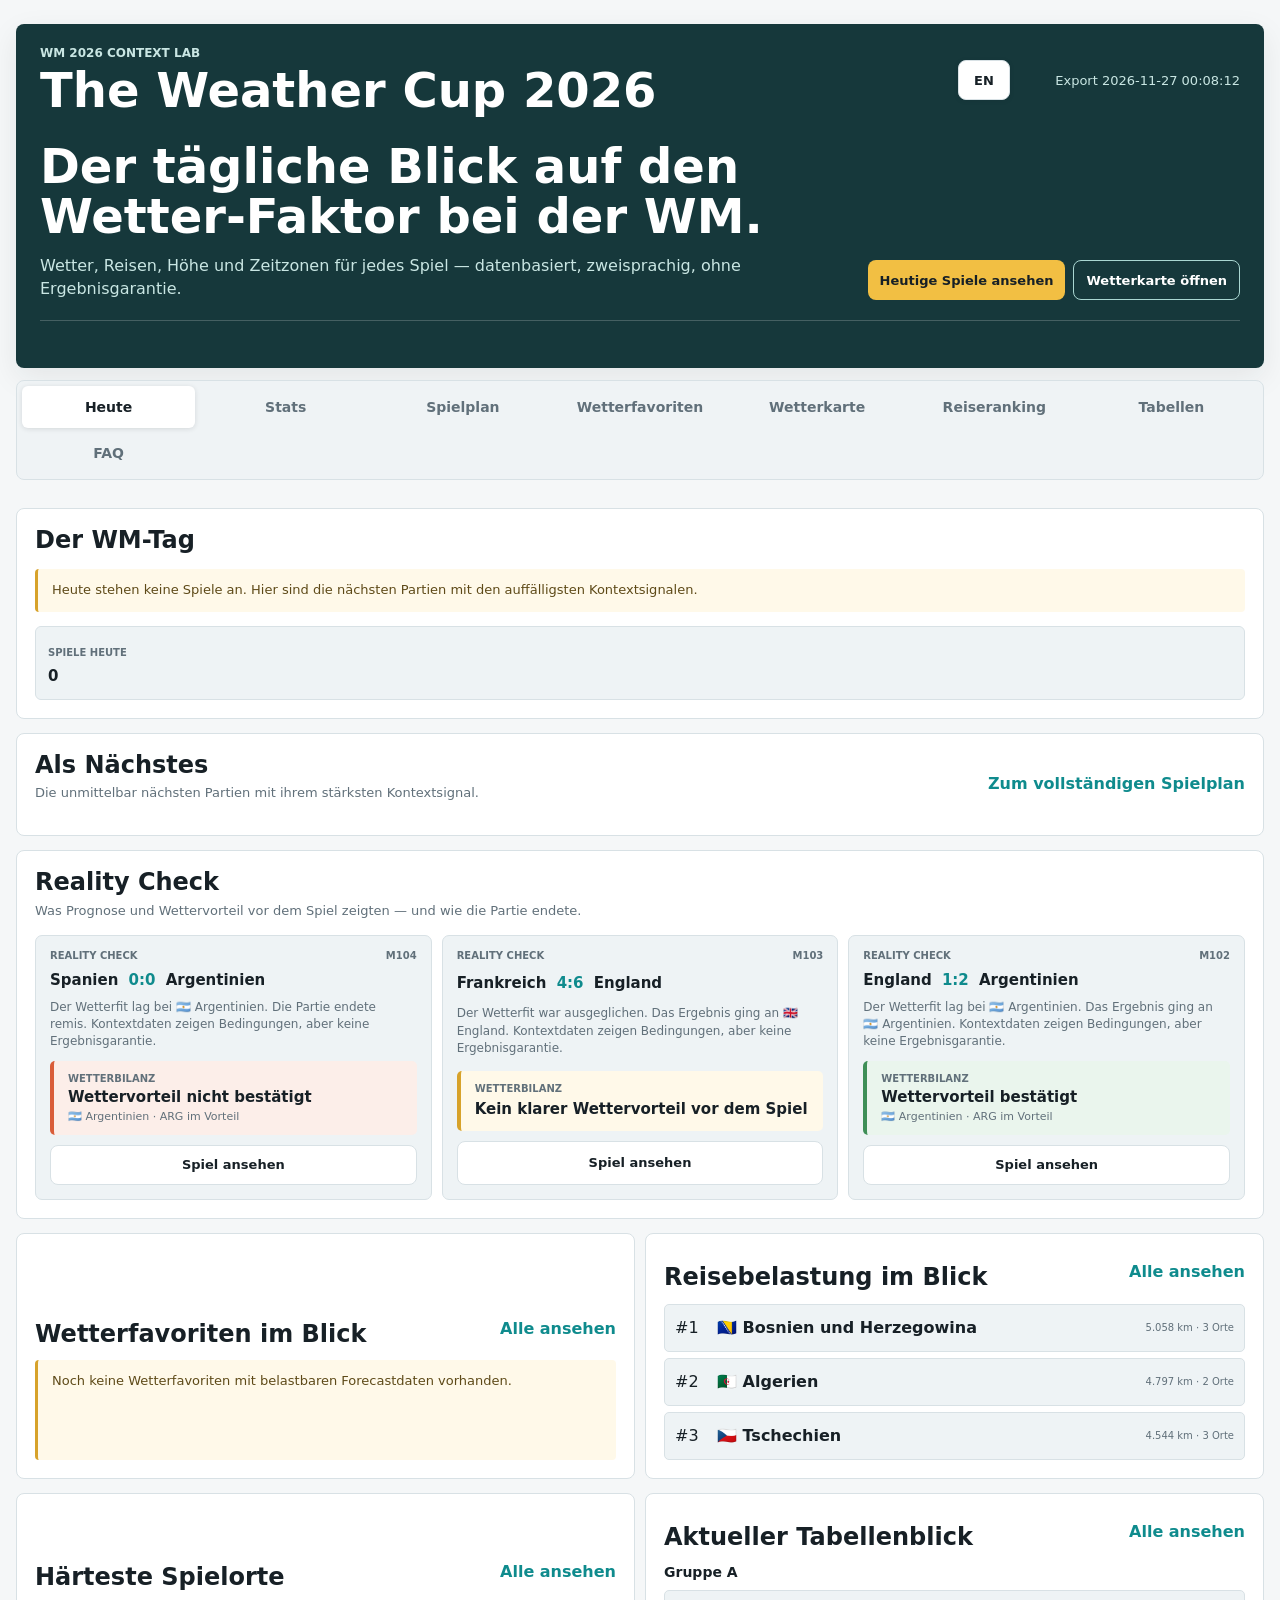
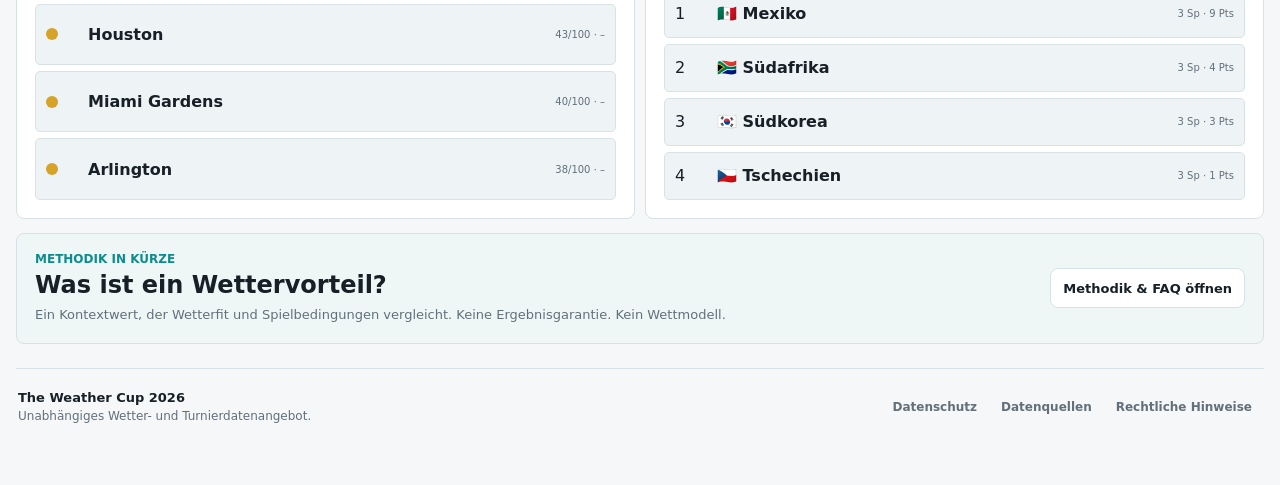
<file: website/mvp/index.html>
<!doctype html>
<html lang="de">
  <head>
    <meta charset="utf-8">
    <meta name="viewport" content="width=device-width, initial-scale=1">
    <title>The Weather Cup 2026</title>
    <meta name="description" content="The Weather Cup 2026 liefert Wetter, Reisebelastung und Match-Kontext fuer jedes WM-Spiel in einem zweisprachigen Datenprodukt.">
    <meta name="theme-color" content="#0f8b8d">
    <link rel="canonical" href="https://the-weather-cup-2026.netlify.app/">
    <link rel="icon" href="./favicon.ico" sizes="any">
    <link rel="icon" type="image/png" sizes="16x16" href="./favicon-16.png">
    <link rel="icon" type="image/png" sizes="32x32" href="./favicon-32.png">
    <link rel="apple-touch-icon" sizes="180x180" href="./apple-touch-icon.png">
    <link rel="manifest" href="./site.webmanifest">
    <meta property="og:type" content="website">
    <meta property="og:site_name" content="The Weather Cup 2026">
    <meta property="og:locale" content="de_DE">
    <meta property="og:title" content="The Weather Cup 2026">
    <meta property="og:description" content="Weather, travel and match context for every World Cup game.">
    <meta property="og:url" content="https://the-weather-cup-2026.netlify.app/">
    <meta property="og:image" content="https://the-weather-cup-2026.netlify.app/og-image.png">
    <meta property="og:image:width" content="1200">
    <meta property="og:image:height" content="630">
    <meta property="og:image:alt" content="The Weather Cup 2026 social card with weather-football emblem and title.">
    <meta name="twitter:card" content="summary_large_image">
    <meta name="twitter:title" content="The Weather Cup 2026">
    <meta name="twitter:description" content="Weather, travel and match context for every World Cup game.">
    <meta name="twitter:image" content="https://the-weather-cup-2026.netlify.app/og-image.png">
    <script type="application/ld+json">
      {
        "@context": "https://schema.org",
        "@type": "Organization",
        "name": "The Weather Cup 2026",
        "url": "https://the-weather-cup-2026.netlify.app/",
        "logo": "https://the-weather-cup-2026.netlify.app/icon-512.png",
        "image": "https://the-weather-cup-2026.netlify.app/og-image.png",
        "description": "Independent bilingual World Cup weather, travel and match-context analysis site."
      }
    </script>
    <link rel="stylesheet" href="./styles.css">
  </head>
  <body>
    <main class="shell">
      <header class="hero" id="top">
        <div class="hero-bar">
          <div class="brand-lockup">
            <p class="eyebrow" data-i18n="siteEyebrow">WM 2026 Context Lab</p>
            <h1>The Weather Cup 2026</h1>
          </div>
          <div class="topbar-actions">
            <button class="language-toggle" id="languageToggle" type="button" aria-label="Switch to English">EN</button>
            <div class="status" id="exportStatus" data-i18n="statusLoading">Datenstand wird geladen</div>
          </div>
        </div>
        <div class="hero-content">
          <div>
            <h2 class="hero-claim" data-i18n="heroClaim">Der tägliche Blick auf den Wetter-Faktor bei der WM.</h2>
            <p class="site-subline" data-i18n="siteSubline">Wetter, Reisen, Höhe und Zeitzonen für jedes Spiel — datenbasiert, zweisprachig, ohne Ergebnisgarantie.</p>
          </div>
          <div class="hero-actions">
            <button class="primary-action" id="heroTodayCta" type="button" data-i18n="heroTodayCta">Heutige Spiele ansehen</button>
            <button class="secondary-action is-on-dark" id="heroMapCta" type="button" data-i18n="heroMapCta">Wetterkarte öffnen</button>
          </div>
        </div>
        <div class="hero-signal" id="heroSignal" aria-live="polite"></div>
      </header>

      <div class="mobile-nav-shell">
        <nav class="app-nav" aria-label="Hauptnavigation">
          <button class="app-nav-item nav-action is-core is-active" type="button" data-section-target="home" data-i18n="navToday">Heute</button>
          <button class="app-nav-item nav-action is-core" type="button" data-section-target="analysis" data-analysis-mode-target="stats" data-i18n="navStats">Stats</button>
          <button class="app-nav-item nav-action is-core" type="button" data-section-target="matches" data-i18n="navSchedule">Spielplan</button>
          <button class="app-nav-item nav-action is-utility" type="button" data-section-target="favorites" data-i18n="navFavorites">Wetterfavoriten</button>
          <button class="app-nav-item nav-action is-utility" type="button" data-section-target="map" data-i18n="navMap">Karte</button>
          <button class="app-nav-item nav-action is-utility" type="button" data-section-target="travel" data-i18n="navTravel">Reisen</button>
          <button class="app-nav-item nav-action is-core" type="button" data-section-target="analysis" data-i18n="navTables">Tabellen</button>
          <button class="app-nav-item nav-action is-utility" type="button" data-section-target="faq" data-i18n="navFaq">FAQ</button>
        </nav>
        <nav class="app-nav-utility" aria-label="Weitere Bereiche">
          <button class="app-nav-utility-item nav-action" type="button" data-section-target="favorites" data-i18n="navFavorites">Wetterfavoriten</button>
          <button class="app-nav-utility-item nav-action" type="button" data-section-target="map" data-i18n="navMap">Karte</button>
          <button class="app-nav-utility-item nav-action" type="button" data-section-target="travel" data-i18n="navTravel">Reisen</button>
          <button class="app-nav-utility-item nav-action" type="button" data-section-target="faq" data-i18n="navFaq">FAQ</button>
        </nav>
        <nav class="mobile-focus-nav" id="mobileFocusNav" aria-label="Schnellwechsel">
          <button class="mobile-focus-button nav-action" type="button" data-section-target="matches" data-i18n="navSchedule">Spielplan</button>
          <button class="mobile-focus-button nav-action" type="button" data-section-target="analysis" data-analysis-mode-target="stats" data-i18n="navStats">Stats</button>
          <button class="mobile-focus-button nav-action" type="button" data-section-target="analysis" data-i18n="navTables">Tabellen</button>
        </nav>
      </div>

      <section class="app-section home-section is-active" data-section="home" aria-label="Heute">
        <div id="homeDashboard"></div>
      </section>

      <section class="app-section" data-section="matches" aria-label="Spielplan">
        <div class="schedule-toolbar">
          <section class="schedule-jumpbar" id="scheduleJumpbar" aria-label="Spielplan Schnellnavigation"></section>
          <section class="controls" aria-label="Filter">
            <div class="search-wrap">
              <input id="searchInput" type="search" placeholder="Team, Gruppe, Ort, Match-ID" data-i18n-placeholder="searchPlaceholder" autocomplete="off">
            </div>
            <div class="segments" role="group" aria-label="Ansicht">
              <button class="segment is-active" type="button" data-mode="all" data-i18n="modeAll">Alle</button>
              <button class="segment" type="button" data-mode="edge" data-i18n="modeEdge">Wettervorteil</button>
            </div>
            <select id="matchdayFilter" aria-label="Gruppenspieltag"></select>
            <select id="groupFilter" aria-label="Gruppe"></select>
          </section>
          <div class="schedule-toolbar-status" id="scheduleToolbarStatus" aria-live="polite"></div>
        </div>

        <section class="workspace">
          <div class="match-list" id="matchList" aria-label="Matches"></div>
        </section>
        <button class="mobile-detail-scrim" id="mobileDetailScrim" type="button" aria-label="Detail schließen"></button>

        <section class="matchday-insights" aria-label="Spieltag Überblick">
          <section class="matchday-summary" id="matchdaySummary" aria-label="Aktueller Spieltag"></section>

          <div class="ad-slot ad-slot-inline" data-ad-slot="matchday_inline" aria-label="Anzeige Spieltag Inline"></div>

          <section class="metrics" aria-label="MVP Status">
            <div class="metric">
              <span class="metric-value" id="metricMatches">0</span>
              <span class="metric-label" data-i18n="metricMatches">Gruppenspiele</span>
            </div>
            <div class="metric">
              <span class="metric-value" id="metricForecasts">0</span>
              <span class="metric-label" data-i18n="metricForecasts">mit Forecast</span>
            </div>
            <div class="metric">
              <span class="metric-value" id="metricEdges">0</span>
              <span class="metric-label" data-i18n="metricEdges">Wettervorteile</span>
            </div>
            <div class="metric">
              <span class="metric-value" id="metricTexts">0</span>
              <span class="metric-label" data-i18n="metricTexts">Social Hooks</span>
            </div>
          </section>

          <section class="forecast-band" aria-label="Forecast-Verteilung">
            <div class="band-title" data-i18n="forecastBandTitle">Forecast-Abdeckung nach Turniertag</div>
            <div class="coverage-bars" id="coverageBars"></div>
          </section>

          <div class="ad-slot ad-slot-wide" data-ad-slot="matchday_top" aria-label="Anzeige Spieltag Top"></div>
        </section>
      </section>

      <section class="app-section favorites-section" data-section="favorites" aria-label="Wetterfavoriten">
        <div class="section-head favorites-head">
          <div>
            <p class="eyebrow" data-i18n="favoritesEyebrow">Wettervorteil</p>
            <h2 data-i18n="favoritesTitle">Wetterfavoriten</h2>
            <p class="section-copy" data-i18n="favoritesIntro">Teams, deren Spielprofil besonders gut zu den erwarteten Bedingungen passt.</p>
          </div>
          <select id="favoritesMatchdayFilter" aria-label="Gruppenspieltag für Wetterfavoriten"></select>
        </div>
        <section class="favorites-summary" id="favoritesSummary" aria-label="Zusammenfassung Wetterfavoriten"></section>
        <div class="weather-favorites-grid" id="weatherFavorites"></div>
      </section>

      <section class="app-section weather-map-section" data-section="map" aria-label="Interaktive Wetterkarte">
        <div class="section-head">
          <div>
            <p class="eyebrow" data-i18n="mapEyebrow">Wetterkarte</p>
            <h2 data-i18n="mapTitle">Spielorte & Bedingungen</h2>
          </div>
          <select id="mapMatchdayFilter" aria-label="Gruppenspieltag für Wetterkarte"></select>
        </div>
        <div class="map-mobile-controls" role="group" aria-label="Kartenansicht">
          <button class="map-view-toggle is-active" type="button" data-map-view="venues" data-i18n="mapViewVenues">Spielorte</button>
          <button class="map-view-toggle" type="button" data-map-view="map" data-i18n="mapViewMap">Karte</button>
        </div>
        <div class="venue-highlights" id="venueHighlights" aria-label="Härteste Spielorte"></div>
        <div class="weather-map-layout">
          <div class="map-canvas" id="weatherMapCanvas" aria-label="Wetterkarte der Spielorte">
          </div>
          <aside class="map-detail" id="weatherMapDetail" aria-label="Wetterkarte Detail"></aside>
        </div>
        <div class="map-legend" aria-label="Kartenlegende">
          <span><i class="load-low"></i> <span data-i18n="legendLow">niedrig</span></span>
          <span><i class="load-medium"></i> <span data-i18n="legendMedium">mittel</span></span>
          <span><i class="load-high"></i> <span data-i18n="legendHigh">hoch</span></span>
          <span><i class="load-pending"></i> <span data-i18n="legendPending">Forecast offen</span></span>
        </div>
      </section>

      <section class="app-section travel-section" data-section="travel" aria-label="Reiseranking der Teams">
        <div id="travelContent"></div>
      </section>

      <section class="app-section analysis-section" data-section="analysis" aria-label="Turnierstand und Tabellen">
        <div class="section-head">
          <div>
            <p class="eyebrow" id="analysisEyebrow">Turnierdaten</p>
            <h2 id="analysisTitle">Turnierstand & Tabellen</h2>
          </div>
          <div class="analysis-tabs" id="analysisTabs" role="group" aria-label="Tabellenansicht">
            <button class="analysis-tab is-active" type="button" data-analysis-mode="standings" data-i18n="tabStandings">Stand</button>
            <button class="analysis-tab" type="button" data-analysis-mode="matches" data-i18n="tabMatches">Partien</button>
            <button class="analysis-tab" type="button" data-analysis-mode="matchdays" data-i18n="tabMatchdays">Spieltage</button>
            <button class="analysis-tab" type="button" data-analysis-mode="phases" data-i18n="tabPhases">Phasen</button>
            <button class="analysis-tab" type="button" data-analysis-mode="report" data-i18n="tabReport">Report</button>
          </div>
        </div>
        <div class="ad-slot ad-slot-wide" data-ad-slot="tables_top" aria-label="Anzeige Tabellen Top"></div>
        <div class="analysis-content" id="analysisContent"></div>
      </section>

      <section class="app-section faq" data-section="faq" aria-label="FAQ">
        <div class="faq-head">
          <h2>FAQ</h2>
        </div>
        <div class="faq-items">
          <details open>
            <summary data-i18n="faq1Q">Was zeigt der Weather Fit?</summary>
            <p data-i18n="faq1A">Der Wert vergleicht, wie gut beide Teams zur erwarteten Wettersituation passen. Berücksichtigt werden Temperatur, Luftfeuchtigkeit, Wind, Niederschlagsrisiko, Gewöhnung und wetterbezogene Toleranzprofile.</p>
          </details>
          <details>
            <summary data-i18n="faq2Q">Was bedeutet Wettervorteil?</summary>
            <p data-i18n="faq2A">Der Wettervorteil zeigt, welches Team besser zu den erwarteten Bedingungen passt. Kleine Unterschiede gelten als ausgeglichen. Er ist ein Kontextsignal, kein Ergebnisversprechen.</p>
          </details>
          <details>
            <summary data-i18n="faq3Q">Warum haben manche Spiele noch keinen Forecast?</summary>
            <p data-i18n="faq3A">Forecast-Daten liegen nur in einem begrenzten Vorhersagefenster vor. Sobald ein Spieltag nah genug ist, werden neue Open-Meteo-Daten importiert und die Match Cards aktualisiert.</p>
          </details>
          <details>
            <summary data-i18n="faq4Q">Was bedeuten die Prozentwerte?</summary>
            <p data-i18n="faq4A">Die Prozentwerte sind transparente MVP-Prognosen aus Teamstärke, Wetter, Zeitzone, Höhe und Standortnähe. Sie sind keine Wettquoten und keine sicheren Vorhersagen.</p>
          </details>
          <details id="faq-privacy">
            <summary data-i18n="faq5Q">Welche Daten werden beim Besuch verarbeitet?</summary>
            <p data-i18n="faq5A">Diese Website verwendet derzeit keine Cookies, kein Analytics und kein Werbetracking. Beim Hosting können technisch notwendige Server-Logdaten wie IP-Adresse, Zeitpunkt, aufgerufene Datei und Browserinformationen verarbeitet werden. Google Maps wird erst nach einem bewussten Klick geöffnet.</p>
          </details>
          <details id="faq-sources">
            <summary data-i18n="faq6Q">Woher stammen Wetter-, Karten- und Turnierdaten?</summary>
            <p data-i18n="faq6A">Wetterdaten stammen von Open-Meteo und werden unter CC BY 4.0 genutzt. Die Kartengrundlage basiert auf Natural Earth, Public Domain. Spielplan-, Team- und Stadiondaten werden aus dokumentierten Quellen importiert und vor der Veröffentlichung plausibilisiert.</p>
            <div class="faq-links">
              <a href="https://open-meteo.com/" target="_blank" rel="noopener noreferrer">Open-Meteo</a>
              <a href="https://www.naturalearthdata.com/" target="_blank" rel="noopener noreferrer">Natural Earth</a>
            </div>
          </details>
          <details id="faq-independent">
            <summary data-i18n="faq7Q">Ist The Weather Cup ein offizielles FIFA-Angebot?</summary>
            <p data-i18n="faq7A">Nein. The Weather Cup ist ein unabhängiges Daten- und Analyseangebot und steht in keiner offiziellen Verbindung zur FIFA oder zu den teilnehmenden Verbänden. Namen, Logos und Marken gehören ihren jeweiligen Rechteinhabern.</p>
          </details>
          <details id="faq-disclaimer">
            <summary data-i18n="faq8Q">Wie verbindlich sind Wetterdaten und Prognosen?</summary>
            <p data-i18n="faq8A">Forecasts, Weather Fit, Wettervorteile und Siegchancen dienen ausschließlich der Information und Einordnung. Sie können sich durch neue Wetter- oder Turnierdaten ändern und sind weder Ergebnisgarantie noch Wettquote oder Handlungsempfehlung.</p>
          </details>
          <details id="faq-predictions">
            <summary data-i18n="faq9Q">Wie funktioniert die Tippfunktion?</summary>
            <p data-i18n="faq9A">Deine Tipps werden ausschließlich lokal in diesem Browser gespeichert. Es gibt kein Konto, keine Übertragung personenbezogener Daten und kein verpflichtendes Tracking. Du kannst die lokalen Tipps jederzeit über deine Browserdaten löschen.</p>
          </details>
        </div>
      </section>

      <footer class="site-footer">
        <div>
          <b>The Weather Cup 2026</b>
          <span data-i18n="footerClaim">Unabhängiges Wetter- und Turnierdatenangebot.</span>
        </div>
        <nav class="footer-links" aria-label="Rechtliche Hinweise">
          <button type="button" data-legal-target="faq-privacy" data-i18n="footerPrivacy">Datenschutz</button>
          <button type="button" data-legal-target="faq-sources" data-i18n="footerSources">Datenquellen</button>
          <button type="button" data-legal-target="faq-independent" data-i18n="footerLegal">Rechtliche Hinweise</button>
        </nav>
      </footer>
    </main>

    <button class="back-to-top" id="backToTop" type="button" data-i18n="backToTop" hidden>Nach oben</button>

    <dialog class="prediction-dialog" id="predictionDialog" aria-labelledby="predictionDialogTitle">
      <div id="predictionDialogContent"></div>
    </dialog>

    <script src="./data.js"></script>
    <script src="./map-data.js"></script>
    <script src="./experience.js"></script>
    <script src="./app.js"></script>
  </body>
</html>
</file>
<file: website/mvp/styles.css>
:root {
  color-scheme: light;
  --bg: #f5f7f8;
  --surface: #ffffff;
  --surface-2: #eef3f5;
  --ink: #172026;
  --muted: #61707a;
  --line: #d8e1e5;
  --teal: #0f8b8d;
  --coral: #d95d39;
  --gold: #d7a22a;
  --blue: #3164a3;
  --green: #3f8f57;
  --shadow: 0 10px 30px rgba(23, 32, 38, 0.08);
}

/* Readability and reporting refinements */
.hero .secondary-action.is-on-dark {
  border-color: #a9d6d1;
  background: transparent;
  color: #ffffff;
}

.hero .secondary-action.is-on-dark:hover,
.hero .secondary-action.is-on-dark:focus-visible {
  background: rgba(255, 255, 255, 0.1);
}

.result-resolution-chip {
  display: inline-flex;
  align-items: center;
  justify-content: center;
  padding: 4px 9px;
  border-radius: 999px;
  background: #eef6f4;
  color: var(--teal);
  font-size: 11px;
  font-style: normal;
  font-weight: 900;
  letter-spacing: 0.04em;
  text-transform: uppercase;
}

.final-result-note {
  width: 100%;
  color: var(--muted);
  font-size: 12px;
  font-weight: 700;
}

.quick-result-resolution,
.knockout-card-resolution {
  display: flex;
  align-items: center;
  gap: 8px;
  margin-top: 10px;
  min-width: 0;
}

.quick-result-resolution b,
.knockout-card-resolution b {
  min-width: 0;
  font-size: 13px;
  overflow-wrap: anywhere;
}

.prediction-confirm {
  width: 100%;
  margin-top: 2px;
}

.prediction-confirm:disabled {
  background: #b7c3c7;
  cursor: not-allowed;
}

.prediction-helper {
  margin: 8px 0 0;
  color: var(--muted);
  font-size: 12px;
}

.prediction-feedback.is-confirmed {
  padding: 10px 12px;
  border-left: 3px solid var(--green);
  border-radius: 4px;
  background: #eaf5ed;
  color: #245f37;
  font-weight: 850;
}

.prediction-options button:disabled {
  cursor: default;
  opacity: 0.72;
}

.weather-balance-verdict {
  display: grid;
  gap: 4px;
  padding: 12px 14px;
  border-left: 4px solid var(--muted);
  border-radius: 5px;
  background: var(--surface-2);
}

.weather-balance-verdict span {
  color: var(--muted);
  font-size: 10px;
  font-weight: 900;
  text-transform: uppercase;
}

.weather-balance-verdict b {
  font-size: 15px;
  overflow-wrap: anywhere;
}

.weather-balance-verdict small {
  color: var(--muted);
  font-size: 11px;
}

.weather-balance-verdict.is-confirmed {
  border-left-color: var(--green);
  background: #eaf5ed;
}

.weather-balance-verdict.is-not_confirmed {
  border-left-color: var(--coral);
  background: #fceee9;
}

.weather-balance-verdict.is-balanced {
  border-left-color: var(--gold);
  background: #fff9e9;
}

.report-summary {
  display: grid;
  gap: 14px;
}

.report-balance-grid {
  display: grid;
  grid-template-columns: repeat(2, minmax(0, 1fr));
  gap: 10px;
}

.report-balance-card {
  min-width: 0;
  padding: 14px;
  border: 1px solid var(--line);
  border-radius: 8px;
  background: var(--surface);
}

.report-balance-card > div:not(.active-empty) {
  display: flex;
  align-items: center;
  justify-content: space-between;
  gap: 12px;
  padding: 9px 0;
  border-top: 1px solid var(--line);
}

.report-balance-card span {
  color: var(--muted);
  font-size: 12px;
}

.report-balance-card b {
  font-size: 20px;
}

.map-detail,
.map-kpis,
.map-kpis div,
.map-summary,
.venue-games,
.venue-games li,
.venue-game,
.venue-highlights button {
  min-width: 0;
}

.map-kpis b,
.map-summary span,
.venue-game span,
.venue-game b,
.venue-game em,
.venue-highlights b,
.venue-highlights small,
.map-stadium,
.map-venue-note {
  max-width: 100%;
  overflow-wrap: anywhere;
  word-break: normal;
}

.venue-highlights button {
  overflow: hidden;
}

.venue-highlights b,
.venue-highlights small {
  min-width: 0;
}

.team-context-card,
.team-context-card dl,
.team-context-card dl div,
.team-context-card dt,
.team-context-card dd {
  min-width: 0;
}

.team-context-card dd {
  overflow-wrap: anywhere;
}

@media (max-width: 720px) {
  .report-balance-grid {
    grid-template-columns: 1fr;
  }

  .map-kpis {
    grid-template-columns: 1fr 1fr;
  }

  .map-kpis b {
    font-size: 13px;
  }
}

/* Product experience v2 */
.hero {
  margin-bottom: 12px;
  padding: 22px 24px 18px;
  border-radius: 8px;
  background: #16383b;
  color: #ffffff;
  box-shadow: var(--shadow);
}

.hero .eyebrow,
.hero .site-subline,
.hero .status {
  color: #c9e6e3;
}

.hero-bar,
.hero-content,
.hero-actions,
.hero-signal {
  display: flex;
  align-items: center;
}

.hero-bar,
.hero-content {
  justify-content: space-between;
  gap: 24px;
}

.hero-content {
  margin-top: 28px;
  align-items: end;
}

.hero-claim {
  max-width: 760px;
  font-size: clamp(26px, 4vw, 48px);
  line-height: 1.04;
}

.hero .site-subline {
  margin-top: 12px;
}

.hero-actions {
  flex: 0 0 auto;
  gap: 8px;
}

.hero .primary-action {
  background: #f2bf43;
  color: #172026;
}

.secondary-action.is-on-dark {
  border-color: #8fc6c1;
  color: #ffffff;
}

.hero-signal {
  flex-wrap: wrap;
  gap: 8px 20px;
  min-height: 30px;
  margin-top: 20px;
  padding-top: 14px;
  border-top: 1px solid rgba(255, 255, 255, 0.2);
  color: #c9e6e3;
  font-size: 12px;
}

.hero-signal b {
  color: #ffffff;
}

.app-nav {
  grid-template-columns: repeat(7, minmax(0, 1fr));
}

.home-section,
.home-module,
.today-context-section {
  display: grid;
  gap: 14px;
}

.home-section > div {
  display: grid;
  gap: 14px;
}

.home-module,
.today-context-section,
.home-preview-panel,
.methodology-box {
  padding: 18px;
  border: 1px solid var(--line);
  border-radius: 8px;
  background: var(--surface);
}

.home-section-head {
  display: flex;
  align-items: end;
  justify-content: space-between;
  gap: 16px;
}

.home-section-head p {
  max-width: 720px;
  margin: 5px 0 0;
  color: var(--muted);
  font-size: 13px;
  line-height: 1.45;
}

.text-action {
  min-height: 40px;
  padding: 0;
  border: 0;
  background: transparent;
  color: var(--teal);
  cursor: pointer;
  font-weight: 850;
  white-space: nowrap;
}

.today-fallback,
.active-empty {
  padding: 12px 14px;
  border-left: 3px solid var(--gold);
  border-radius: 4px;
  background: #fff9e9;
  color: #5e4a18;
  font-size: 13px;
  line-height: 1.45;
}

.today-context-strip {
  display: grid;
  grid-auto-columns: minmax(190px, 1fr);
  grid-auto-flow: column;
  gap: 8px;
  overflow-x: auto;
  scroll-snap-type: x proximity;
}

.today-context-strip button {
  min-height: 74px;
  padding: 12px;
  border: 1px solid var(--line);
  border-radius: 6px;
  background: var(--surface-2);
  color: var(--ink);
  cursor: pointer;
  text-align: left;
  scroll-snap-align: start;
}

.today-context-strip span,
.quick-metrics span,
.reality-signals span,
.context-signal span,
.quick-card-meta,
.team-context-card dt,
.weather-fact-row span,
.group-outlook small {
  color: var(--muted);
  font-size: 10px;
  font-weight: 800;
  text-transform: uppercase;
}

.today-context-strip b {
  display: block;
  margin-top: 7px;
  overflow-wrap: anywhere;
  font-size: 15px;
}

.next-up-carousel,
.upcoming-grid {
  display: grid;
  grid-template-columns: repeat(2, minmax(0, 1fr));
  gap: 10px;
}

.quick-match-card {
  display: grid;
  gap: 12px;
  min-width: 0;
  padding: 15px;
  border: 1px solid var(--line);
  border-left: 4px solid var(--teal);
  border-radius: 8px;
  background: var(--surface);
  box-shadow: 0 5px 16px rgba(23, 32, 38, 0.06);
  scroll-margin-top: 70px;
}

.quick-match-card.status-live {
  border-left-color: var(--coral);
}

.quick-match-card.status-finished {
  border-left-color: var(--green);
}

.quick-match-card.is-emphasis {
  border-color: #86bdb7;
  border-left-color: var(--teal);
  background: #f5fbfa;
}

.quick-match-card.is-selected {
  outline: 2px solid var(--teal);
  outline-offset: 2px;
}

.quick-card-head,
.quick-card-head > div,
.quick-card-actions,
.quick-card-meta {
  display: flex;
  align-items: center;
}

.quick-card-head,
.quick-card-meta {
  justify-content: space-between;
  gap: 10px;
}

.quick-card-head > div,
.quick-card-actions {
  gap: 8px;
}

.match-status {
  display: inline-flex;
  align-items: center;
  gap: 5px;
  min-height: 24px;
  padding: 0 7px;
  border-radius: 5px;
  background: var(--surface-2);
  color: var(--muted);
  font-size: 10px;
  font-weight: 900;
  text-transform: uppercase;
}

.match-status.status-live {
  background: #fce9e3;
  color: #a83e22;
}

.match-status.status-live i {
  width: 6px;
  height: 6px;
  border-radius: 50%;
  background: var(--coral);
}

.match-status.status-finished {
  background: #eaf5ed;
  color: #2c7141;
}

.quick-match-id {
  color: var(--muted);
  font-size: 10px;
  font-weight: 800;
}

.quick-kickoff {
  display: grid !important;
  gap: 1px !important;
  text-align: right;
}

.quick-kickoff span {
  color: var(--muted);
  font-size: 10px;
}

.quick-teams {
  display: grid;
  gap: 4px;
}

.quick-teams > div {
  display: grid;
  grid-template-columns: 26px minmax(0, 1fr) auto auto;
  gap: 8px;
  align-items: center;
  min-height: 32px;
}

.quick-teams b {
  min-width: 0;
  overflow-wrap: anywhere;
  font-size: 16px;
}

.quick-teams small {
  color: var(--muted);
  font-size: 10px;
  font-weight: 800;
}

.quick-score {
  min-width: 22px;
  font-size: 18px !important;
  text-align: right;
}

.quick-flag {
  font-size: 18px;
  text-align: center;
}

.quick-venue {
  display: grid;
  gap: 2px;
  min-width: 0;
}

.quick-venue b {
  font-size: 12px;
}

.quick-venue span {
  color: var(--muted);
  font-size: 11px;
  overflow-wrap: anywhere;
}

.context-signal {
  display: grid;
  gap: 4px;
  padding: 9px 10px;
  border-left: 3px solid var(--gold);
  border-radius: 4px;
  background: #fff9e9;
}

.context-signal b {
  font-size: 13px;
  overflow-wrap: anywhere;
}

.quick-metrics {
  display: grid;
  grid-template-columns: repeat(3, minmax(0, 1fr));
  gap: 6px;
}

.quick-metrics > div {
  min-width: 0;
  padding: 8px;
  border-radius: 5px;
  background: var(--surface-2);
}

.quick-metrics b {
  display: block;
  margin-top: 4px;
  overflow-wrap: anywhere;
  font-size: 12px;
}

.quick-card-meta {
  min-width: 0;
}

.quick-card-meta span {
  min-width: 0;
  overflow-wrap: anywhere;
}

.quick-card-actions {
  margin-top: auto;
}

.quick-card-actions button {
  flex: 1 1 0;
}

.match-date-group {
  display: grid;
  grid-template-columns: 112px minmax(0, 1fr);
  gap: 10px;
  margin-bottom: 14px;
}

.date-group-head {
  position: sticky;
  top: 62px;
  align-self: start;
  display: grid;
  gap: 3px;
  padding: 12px;
  border-radius: 6px;
  background: #16383b;
  color: #ffffff;
}

.date-group-head span {
  color: #c9e6e3;
  font-size: 10px;
  font-weight: 800;
  text-transform: uppercase;
}

.date-group-list {
  display: grid;
  grid-template-columns: repeat(2, minmax(0, 1fr));
  gap: 10px;
}

.inline-match-detail {
  grid-column: 1 / -1;
  margin: 0 0 4px;
  padding: 18px;
  border: 1px solid #86bdb7;
  border-radius: 8px;
  background: #f8fcfb;
}

.expanded-match-head,
.prediction-dialog-head {
  display: flex;
  align-items: start;
  justify-content: space-between;
  gap: 16px;
}

.expanded-match-head-actions {
  display: flex;
  align-items: center;
  gap: 10px;
}

.match-sheet-close,
.mobile-detail-scrim {
  display: none;
}

.detail-accordion,
.travel-details,
.standing-group {
  margin-top: 8px;
  border: 1px solid var(--line);
  border-radius: 6px;
  background: var(--surface);
  overflow: hidden;
}

.detail-accordion summary,
.travel-details summary,
.standing-group > summary {
  position: relative;
  min-height: 46px;
  padding: 13px 40px 13px 14px;
  cursor: pointer;
  font-weight: 850;
  list-style: none;
}

.detail-accordion summary::after,
.travel-details summary::after,
.standing-group > summary::after {
  content: "+";
  position: absolute;
  top: 50%;
  right: 14px;
  transform: translateY(-50%);
  color: var(--teal);
  font-size: 18px;
}

.detail-accordion[open] summary::after,
.travel-details[open] summary::after,
.standing-group[open] > summary::after {
  content: "−";
}

.accordion-content,
.standing-group-content {
  padding: 0 14px 14px;
}

.accordion-content > h3 {
  margin: 16px 0 8px;
  font-size: 14px;
}

.team-context-grid {
  display: grid;
  grid-template-columns: repeat(2, minmax(0, 1fr));
  gap: 10px;
}

.team-context-card {
  padding: 12px;
  border-radius: 6px;
  background: var(--surface-2);
}

.team-context-card h4 {
  margin: 0 0 10px;
}

.team-context-card dl {
  display: grid;
  gap: 6px;
  margin: 0;
}

.team-context-card dl div {
  display: flex;
  justify-content: space-between;
  gap: 12px;
  padding-top: 6px;
  border-top: 1px solid var(--line);
}

.team-context-card dd {
  margin: 0;
  font-weight: 800;
  text-align: right;
}

.weather-fact-row,
.probability-bars {
  display: grid;
  gap: 8px;
}

.weather-fact-row {
  grid-template-columns: repeat(4, minmax(0, 1fr));
}

.weather-fact-row > div {
  padding: 10px;
  border-radius: 5px;
  background: var(--surface-2);
}

.weather-fact-row b {
  display: block;
  margin-top: 4px;
}

.weather-coverage-panel {
  display: grid;
  gap: 14px;
}

.weather-coverage-head {
  display: grid;
  gap: 10px;
  padding: 14px;
  border: 1px solid #c9e8e1;
  border-radius: 10px;
  background: linear-gradient(180deg, #f8fffd 0%, #eff8f5 100%);
}

.weather-coverage-head span,
.weather-coverage-available span,
.weather-status-card span {
  color: var(--muted);
  font-size: 11px;
  font-weight: 900;
  text-transform: uppercase;
}

.weather-coverage-head b {
  display: block;
  margin-top: 6px;
  font-size: 18px;
  line-height: 1.3;
}

.weather-coverage-tags {
  display: flex;
  flex-wrap: wrap;
  gap: 8px;
}

.weather-coverage-tags i,
.weather-coverage-available b {
  display: inline-flex;
  align-items: center;
  min-height: 30px;
  padding: 0 10px;
  border-radius: 999px;
  background: rgba(15, 139, 141, 0.08);
  color: var(--teal);
  font-size: 12px;
  font-style: normal;
  font-weight: 800;
}

.weather-status-section {
  display: grid;
  gap: 8px;
}

.weather-status-grid {
  display: grid;
  grid-template-columns: repeat(3, minmax(0, 1fr));
  gap: 10px;
}

.weather-status-card {
  display: grid;
  gap: 6px;
  padding: 12px 14px;
  border: 1px solid var(--line);
  border-radius: 10px;
  background: var(--surface);
}

.weather-status-card p {
  margin: 0;
  font-size: 13px;
  line-height: 1.45;
}

.weather-status-card.is-soon {
  border-color: #e5c15a;
  background: #fff9e9;
  color: #5e4a18;
}

.weather-status-card.is-pending {
  border-color: #c7d7df;
  background: #f7fafc;
}

.weather-status-card.is-muted {
  border-style: dashed;
  color: var(--muted);
}

.weather-coverage-available {
  display: grid;
  gap: 8px;
}

.weather-coverage-available > div {
  display: flex;
  flex-wrap: wrap;
  gap: 8px;
}

.probability-bars > div {
  display: grid;
  grid-template-columns: 42px minmax(0, 1fr) 44px;
  gap: 8px;
  align-items: center;
}

.probability-bars i {
  height: 8px;
  border-radius: 4px;
  background: var(--surface-2);
  overflow: hidden;
}

.probability-bars i b {
  display: block;
  height: 100%;
  background: var(--teal);
}

.prediction-method-note {
  display: grid;
  gap: 3px;
  margin: 14px 0;
  padding: 10px;
  border-left: 3px solid var(--teal);
  background: var(--surface-2);
}

.prediction-method-note span {
  color: var(--muted);
  font-size: 12px;
}

.top-context-layout {
  display: grid;
  grid-template-columns: minmax(0, 1.4fr) minmax(250px, 0.6fr);
  gap: 12px;
}

.top-context-explainer {
  display: grid;
  align-content: center;
  gap: 8px;
  padding: 18px;
  border-radius: 6px;
  background: #16383b;
  color: #ffffff;
}

.top-context-explainer span {
  color: #9ed0ca;
  font-size: 11px;
  font-weight: 850;
  text-transform: uppercase;
}

.top-context-explainer b {
  font-size: 22px;
  overflow-wrap: anywhere;
}

.top-context-explainer p {
  margin: 0;
  color: #c9e6e3;
  font-size: 12px;
  line-height: 1.5;
}

.reality-grid,
.home-preview-grid {
  display: grid;
  grid-template-columns: repeat(2, minmax(0, 1fr));
  gap: 10px;
}

.reality-grid {
  grid-template-columns: repeat(3, minmax(0, 1fr));
}

.reality-card {
  display: grid;
  gap: 10px;
  padding: 14px;
  border: 1px solid var(--line);
  border-radius: 7px;
  background: var(--surface-2);
}

.reality-card header {
  display: flex;
  justify-content: space-between;
  color: var(--muted);
  font-size: 10px;
  font-weight: 850;
  text-transform: uppercase;
}

.reality-card h3,
.reality-card p {
  margin: 0;
}

.reality-card h3 {
  font-size: 15px;
}

.reality-card h3 strong {
  margin: 0 5px;
  color: var(--teal);
}

.reality-card p {
  color: var(--muted);
  font-size: 12px;
  line-height: 1.45;
}

.reality-signals {
  display: grid;
  gap: 6px;
}

.reality-signals > div {
  display: grid;
  gap: 3px;
  padding-top: 6px;
  border-top: 1px solid var(--line);
}

.reality-signals b {
  font-size: 12px;
}

.reality-signals .is-positive {
  color: var(--green);
}

.home-preview-panel {
  display: grid;
  gap: 12px;
}

.compact-ranking,
.venue-preview-grid,
.mini-standing {
  display: grid;
  gap: 6px;
}

.compact-ranking button,
.venue-preview-grid button,
.mini-standing > div {
  display: grid;
  grid-template-columns: 34px minmax(0, 1fr) auto;
  gap: 8px;
  align-items: center;
  min-height: 48px;
  padding: 8px 10px;
  border: 1px solid var(--line);
  border-radius: 5px;
  background: var(--surface-2);
  color: var(--ink);
  text-align: left;
}

.compact-ranking button,
.venue-preview-grid button {
  cursor: pointer;
}

.compact-ranking small,
.venue-preview-grid small,
.mini-standing small {
  color: var(--muted);
  font-size: 10px;
  text-align: right;
}

.mini-standing h3 {
  margin: 0 0 4px;
  font-size: 14px;
}

.load-dot {
  width: 12px;
  height: 12px;
  border-radius: 50%;
  background: var(--muted);
}

.load-dot.low { background: var(--green); }
.load-dot.medium { background: var(--gold); }
.load-dot.high { background: var(--coral); }

.methodology-box {
  display: flex;
  align-items: center;
  justify-content: space-between;
  gap: 18px;
  background: #eef7f6;
}

.methodology-box p:last-child {
  max-width: 800px;
  margin: 6px 0 0;
  color: var(--muted);
  font-size: 13px;
  line-height: 1.5;
}

.map-mobile-controls {
  display: none;
  grid-template-columns: repeat(2, minmax(0, 1fr));
  gap: 4px;
  margin-bottom: 10px;
  padding: 4px;
  border-radius: 7px;
  background: var(--surface-2);
}

.map-view-toggle {
  min-height: 44px;
  border: 0;
  border-radius: 5px;
  background: transparent;
  color: var(--muted);
  font-weight: 850;
}

.map-view-toggle.is-active {
  background: var(--surface);
  color: var(--ink);
  box-shadow: 0 1px 5px rgba(23, 32, 38, 0.12);
}

.venue-highlights {
  display: none;
  grid-auto-columns: minmax(150px, 1fr);
  grid-auto-flow: column;
  gap: 7px;
  margin-bottom: 10px;
  overflow-x: auto;
}

.venue-highlights button {
  display: grid;
  grid-template-columns: 16px minmax(0, 1fr);
  gap: 3px 7px;
  align-items: center;
  min-height: 58px;
  padding: 8px;
  border: 1px solid var(--line);
  border-radius: 6px;
  background: var(--surface);
  color: var(--ink);
  text-align: left;
}

.venue-highlights small {
  grid-column: 2;
  color: var(--muted);
  font-size: 10px;
}

.venue-highlights button.is-selected {
  border-color: var(--teal);
}

.map-detail {
  position: relative;
}

.map-sheet-close {
  display: none;
  position: absolute;
  top: 10px;
  right: 10px;
  z-index: 3;
  width: 38px;
  height: 38px;
  border: 1px solid var(--line);
  border-radius: 50%;
  background: var(--surface);
  color: var(--ink);
  font-size: 22px;
}

.weather-favorite-card.is-top-three {
  border-top: 4px solid var(--gold);
}

.travel-details {
  margin-top: 0;
}

.travel-details .travel-route-block {
  padding: 0 12px 12px;
}

.standings-grid.enhanced {
  display: grid;
  grid-template-columns: repeat(2, minmax(0, 1fr));
  gap: 10px;
}

.standings-layout {
  display: grid;
  gap: 16px;
}

.standings-panel {
  padding: 16px;
  border: 1px solid var(--line);
  border-radius: 16px;
  background: var(--surface);
  box-shadow: var(--shadow);
}

.standings-panel-head {
  display: flex;
  align-items: end;
  justify-content: space-between;
  gap: 16px;
  margin-bottom: 14px;
}

.standings-panel-head h3 {
  margin: 4px 0 0;
  font-size: 24px;
}

.standings-panel-head p:last-child {
  max-width: 640px;
  margin: 0;
  color: var(--muted);
  font-size: 14px;
  line-height: 1.45;
}

.best-third-grid {
  display: grid;
  grid-template-columns: repeat(auto-fit, minmax(220px, 1fr));
  gap: 10px;
}

.best-third-card {
  display: grid;
  grid-template-columns: auto minmax(0, 1fr) auto;
  gap: 10px 12px;
  align-items: center;
  padding: 12px;
  border: 1px solid var(--line);
  border-radius: 12px;
  background: linear-gradient(180deg, #ffffff 0%, #f8fbfc 100%);
}

.best-third-card.is-qualified {
  border-color: #8ec7bb;
  background: linear-gradient(180deg, #f7fffd 0%, #eef9f6 100%);
}

.best-third-rank {
  display: grid;
  place-items: center;
  width: 42px;
  height: 42px;
  border-radius: 50%;
  background: var(--surface-2);
  color: var(--teal);
  font-size: 13px;
  font-weight: 900;
}

.best-third-team {
  display: grid;
  gap: 4px;
  min-width: 0;
}

.best-third-team b,
.best-third-team small,
.best-third-kpis span {
  overflow-wrap: anywhere;
}

.best-third-team b {
  font-size: 15px;
}

.best-third-team small {
  color: var(--muted);
  font-size: 11px;
  font-weight: 800;
}

.best-third-summary {
  display: grid;
  justify-items: end;
  gap: 1px;
  text-align: right;
}

.best-third-summary b {
  font-size: 22px;
  line-height: 1;
}

.best-third-summary span {
  color: var(--muted);
  font-size: 11px;
  font-weight: 800;
  text-transform: uppercase;
}

.best-third-summary {
  display: grid;
  justify-items: end;
  gap: 1px;
  text-align: right;
}

.best-third-summary b {
  font-size: 22px;
  line-height: 1;
}

.best-third-summary span {
  color: var(--muted);
  font-size: 11px;
  font-weight: 800;
  text-transform: uppercase;
}

.best-third-kpis {
  grid-column: 2 / -1;
  display: flex;
  flex-wrap: wrap;
  gap: 8px;
  color: var(--muted);
  font-size: 11px;
  font-weight: 800;
}

.best-third-card em {
  grid-column: 2 / -1;
  display: inline-flex;
  width: fit-content;
  padding: 6px 8px;
  border-radius: 999px;
  background: #dff4ec;
  color: #245f37;
  font-size: 10px;
  font-style: normal;
  font-weight: 900;
  text-transform: uppercase;
}

.knockout-panel {
  background:
    radial-gradient(circle at top left, rgba(15, 139, 141, 0.08), transparent 34%),
    linear-gradient(180deg, #ffffff 0%, #f7fafb 100%);
}

.knockout-stage-nav {
  display: flex;
  flex-wrap: wrap;
  gap: 10px;
  margin-bottom: 10px;
}

.knockout-stage-button {
  display: grid;
  gap: 3px;
  min-width: 132px;
  padding: 10px 12px;
  border: 1px solid var(--line);
  border-radius: 12px;
  background: var(--surface);
  color: var(--ink);
  text-align: left;
  cursor: pointer;
}

.knockout-stage-button span {
  color: var(--muted);
  font-size: 11px;
  font-weight: 900;
  text-transform: uppercase;
}

.knockout-stage-button b {
  font-size: 16px;
}

.knockout-stage-button.is-active {
  border-color: var(--teal);
  background: #eef9f8;
}

.knockout-scroll-hint {
  margin: 0 0 12px;
  color: var(--muted);
  font-size: 12px;
  font-weight: 700;
}

.knockout-board {
  display: grid;
  grid-auto-flow: column;
  grid-auto-columns: minmax(264px, 1fr);
  gap: 14px;
  padding-bottom: 6px;
  overflow-x: auto;
  scroll-snap-type: x proximity;
}

.knockout-column {
  display: grid;
  gap: 10px;
  align-content: start;
  min-width: 0;
  scroll-snap-align: start;
}

.knockout-column.is-active {
  display: grid;
}

.knockout-column-head {
  display: grid;
  gap: 4px;
  padding: 12px;
  border: 1px solid var(--line);
  border-radius: 12px;
  background: #f2f7f8;
}

.knockout-column-head.is-current {
  border-color: var(--teal);
  background: #e8f7f5;
}

.knockout-column-head.is-active {
  box-shadow: inset 0 0 0 1px rgba(15, 139, 141, 0.08);
}

.knockout-column-head span {
  color: var(--muted);
  font-size: 11px;
  font-weight: 900;
  text-transform: uppercase;
}

.knockout-column-head b {
  font-size: 15px;
}

.knockout-column-list,
.knockout-third-place-list {
  display: grid;
  gap: 10px;
}

.knockout-third-place {
  margin-top: 14px;
}

.knockout-card {
  display: grid;
  gap: 10px;
  padding: 12px;
  border: 1px solid #cfdce0;
  border-radius: 14px;
  background: rgba(255, 255, 255, 0.98);
  box-shadow: 0 8px 24px rgba(23, 32, 38, 0.06);
}

.knockout-card.status-live {
  border-color: #f0b24d;
  background: #fff9ee;
}

.knockout-card.status-finished {
  border-color: #b9d7d1;
}

.knockout-card-head {
  display: flex;
  align-items: start;
  justify-content: space-between;
  gap: 12px;
}

.knockout-card-title {
  min-width: 0;
}

.knockout-card-head span,
.knockout-card-head i {
  color: var(--muted);
  font-size: 11px;
  font-style: normal;
  font-weight: 900;
  text-transform: uppercase;
}

.knockout-card-head b {
  display: block;
  margin-top: 3px;
  font-size: 17px;
}

.knockout-status-pill {
  display: inline-flex;
  align-items: center;
  justify-content: center;
  min-height: 28px;
  padding: 0 10px;
  border-radius: 999px;
  background: var(--surface-2);
  white-space: nowrap;
}

.knockout-card.status-live .knockout-status-pill {
  background: #fff0cf;
  color: #9b6200;
}

.knockout-card.status-finished .knockout-status-pill {
  background: #e5f3ee;
  color: #245f37;
}

.knockout-card.status-upcoming .knockout-status-pill,
.knockout-card.status-today .knockout-status-pill {
  background: #edf3f6;
  color: #55636d;
}

.knockout-card-meta {
  color: var(--muted);
  font-size: 12px;
  line-height: 1.4;
}

.knockout-team-list {
  display: grid;
  gap: 8px;
}

.knockout-team-row {
  display: grid;
  grid-template-columns: minmax(0, 1fr) auto;
  gap: 10px;
  align-items: center;
  padding: 10px;
  border-radius: 12px;
  background: var(--surface-2);
}

.knockout-team-row.is-advanced {
  background: #eaf5ed;
  outline: 1px solid #8ec7bb;
}

.knockout-team-row.is-placeholder {
  background: #f7f4eb;
}

.knockout-team-main {
  display: flex;
  gap: 10px;
  align-items: center;
  min-width: 0;
}

.knockout-flag,
.knockout-path-marker {
  display: grid;
  place-items: center;
  width: 28px;
  flex: 0 0 28px;
}

.knockout-path-marker {
  color: var(--teal);
  font-size: 16px;
  font-weight: 900;
}

.knockout-team-main b,
.knockout-team-main small {
  display: block;
  overflow-wrap: anywhere;
}

.knockout-team-main b {
  font-size: 14px;
}

.knockout-team-main small {
  margin-top: 2px;
  color: var(--muted);
  font-size: 11px;
  font-weight: 800;
}

.knockout-team-row strong {
  font-size: 22px;
  line-height: 1;
}

.knockout-open {
  width: 100%;
  padding: 10px 12px;
  border: 1px solid var(--line);
  border-radius: 10px;
  background: transparent;
  color: var(--ink);
  font-size: 12px;
  font-weight: 900;
  cursor: pointer;
}

.knockout-open:hover,
.knockout-open:focus-visible,
.knockout-stage-button:hover,
.knockout-stage-button:focus-visible {
  border-color: var(--teal);
}

.standing-group {
  margin: 0;
}

.standing-group > summary {
  display: flex;
  justify-content: space-between;
  gap: 12px;
}

.standing-group > summary b {
  padding-right: 16px;
  color: var(--muted);
  font-size: 11px;
}

.group-outlook {
  margin-top: 10px;
  padding: 10px;
  border-left: 3px solid var(--teal);
  border-radius: 4px;
  background: var(--surface-2);
}

.group-outlook > span {
  color: var(--teal);
  font-size: 10px;
  font-weight: 900;
  text-transform: uppercase;
}

.group-outlook > div {
  display: grid;
  grid-template-columns: repeat(2, minmax(0, 1fr));
  gap: 8px;
  margin-top: 8px;
}

.group-outlook p {
  display: grid;
  gap: 3px;
  margin: 0;
}

.group-outlook b {
  overflow-wrap: anywhere;
  font-size: 12px;
}

.prediction-dialog {
  width: min(560px, calc(100% - 24px));
  max-height: calc(100dvh - 24px);
  padding: 20px;
  border: 0;
  border-radius: 8px;
  color: var(--ink);
  box-shadow: 0 24px 80px rgba(23, 32, 38, 0.28);
}

.prediction-dialog::backdrop {
  background: rgba(23, 32, 38, 0.62);
}

.dialog-close {
  width: 40px;
  height: 40px;
  border: 1px solid var(--line);
  border-radius: 50%;
  background: var(--surface);
  color: var(--ink);
  font-size: 22px;
}

.prediction-match-label {
  margin: 18px 0;
  padding: 12px;
  border-radius: 6px;
  background: var(--surface-2);
  font-size: 18px;
  font-weight: 850;
  text-align: center;
}

.prediction-dialog fieldset {
  margin: 0 0 16px;
  padding: 0;
  border: 0;
}

.prediction-dialog legend {
  margin-bottom: 8px;
  font-size: 13px;
  font-weight: 850;
}

.prediction-options {
  display: grid;
  gap: 7px;
}

.prediction-options.three { grid-template-columns: repeat(3, minmax(0, 1fr)); }
.prediction-options.two { grid-template-columns: repeat(2, minmax(0, 1fr)); }

.prediction-options button {
  min-height: 48px;
  border: 1px solid var(--line);
  border-radius: 6px;
  background: var(--surface);
  color: var(--ink);
  font-weight: 850;
}

.prediction-options button.is-selected {
  border-color: var(--teal);
  background: #e8f6f4;
  color: #096b6d;
}

.prediction-feedback,
.prediction-privacy {
  margin: 10px 0 0;
  color: var(--muted);
  font-size: 12px;
  line-height: 1.45;
}

@media (max-width: 980px) {
  .app-nav {
    grid-template-columns: repeat(7, minmax(0, 1fr));
  }

  .reality-grid,
  .standings-grid.enhanced {
    grid-template-columns: 1fr;
  }

  .date-group-list {
    grid-template-columns: 1fr;
  }
}

@media (max-width: 720px) {
  html[data-match-detail-open="true"] body {
    overflow: hidden;
  }

  body {
    overflow-x: clip;
  }

  .shell {
    overflow-x: clip;
  }

  .mobile-nav-shell .app-nav {
    grid-template-columns: repeat(4, minmax(0, 1fr));
    overflow: hidden;
  }

  .mobile-nav-shell .app-nav-utility {
    grid-template-columns: repeat(4, minmax(0, 1fr));
  }

  .shell {
    width: 100%;
    padding-top: 0;
  }

  .hero {
    margin-bottom: 0;
    padding: 14px 12px 14px;
    border-radius: 0;
  }

  .hero-bar,
  .hero-content,
  .methodology-box,
  .home-section-head {
    align-items: stretch;
    display: grid;
    gap: 12px;
  }

  .hero-bar {
    grid-template-columns: minmax(0, 1fr) auto;
  }

  .hero .topbar-actions {
    display: grid;
    grid-template-columns: auto;
    justify-items: end;
  }

  .hero .status {
    max-width: 108px;
    font-size: 10px;
    text-align: right;
  }

  .hero-content {
    margin-top: 18px;
  }

  .hero h1 {
    font-size: 18px;
    line-height: 1.05;
  }

  .hero-claim {
    font-size: 20px;
    line-height: 1.08;
  }

  .hero .site-subline {
    margin-top: 10px;
    font-size: 14px;
    line-height: 1.4;
  }

  .hero-signal {
    gap: 6px 12px;
    margin-top: 16px;
    padding-top: 12px;
    font-size: 11px;
  }

  .hero-actions {
    display: grid;
    grid-template-columns: 1fr;
  }

  .hero-actions button {
    width: 100%;
    min-height: 38px;
  }

  .app-nav {
    position: sticky;
    top: 0;
    margin: 0;
    padding: 6px 10px;
    border-width: 0 0 1px;
    border-radius: 0;
  }

  .app-section {
    padding: 12px 10px 18px;
  }

  .schedule-toolbar {
    top: 112px;
    gap: 8px;
    padding: 8px 0 10px;
  }

  .schedule-jumpbar {
    display: grid;
    gap: 8px;
  }

  .schedule-view-toggle {
    width: 100%;
    grid-template-columns: repeat(2, minmax(0, 1fr));
  }

  .schedule-view-button {
    min-height: 38px;
    font-size: 12px;
  }

  .schedule-jump-actions {
    grid-auto-flow: row;
    grid-template-columns: repeat(3, minmax(0, 1fr));
    gap: 6px;
  }

  .schedule-jump-button {
    min-height: 42px;
    padding: 8px 10px;
    white-space: normal;
  }

  .schedule-jump-button b {
    display: none;
  }

  .schedule-jump-button[data-jump-key="recent"],
  .schedule-jump-button[data-jump-key="start"] {
    display: none;
  }

  .schedule-toolbar-status {
    min-height: auto;
  }

  .schedule-status-note {
    gap: 4px 10px;
  }

  .schedule-status-note b {
    font-size: 12px;
    line-height: 1.35;
  }

  .weather-map-section,
  .favorites-section {
    margin: 0;
    border: 0;
    border-radius: 0;
  }

  .home-module,
  .today-context-section,
  .home-preview-panel,
  .methodology-box {
    padding: 14px;
  }

  .standings-panel {
    padding: 14px;
    border-radius: 14px;
  }

  .standings-panel-head {
    display: grid;
    align-items: start;
    gap: 10px;
    margin-bottom: 12px;
  }

  .standings-panel-head h3 {
    font-size: 20px;
  }

  .standings-panel-head p:last-child {
    font-size: 13px;
    line-height: 1.4;
  }

  .next-up-carousel,
  .upcoming-grid,
  .home-preview-grid,
  .top-context-layout,
  .team-context-grid,
  .weather-fact-row {
    grid-template-columns: 1fr;
  }

  .next-up-carousel {
    grid-auto-columns: minmax(85vw, 1fr);
    grid-auto-flow: column;
    overflow-x: auto;
    scroll-snap-type: x mandatory;
  }

  .next-up-carousel .quick-match-card {
    scroll-snap-align: center;
  }

  .quick-match-card {
    padding: 13px;
    scroll-margin-top: 64px;
  }

  .quick-metrics {
    grid-template-columns: repeat(3, minmax(0, 1fr));
  }

  .quick-card-actions {
    display: grid;
    grid-template-columns: 1fr 1fr;
  }

  .match-date-group {
    grid-template-columns: 1fr;
  }

  .date-group-head {
    position: static;
    display: flex;
    align-items: center;
    justify-content: space-between;
  }

  .inline-match-detail {
    padding: 12px;
  }

  .expanded-match-head h2 {
    font-size: 20px;
  }

  .map-mobile-controls,
  .venue-highlights {
    display: grid;
  }

  .weather-map-layout {
    display: block;
  }

  .weather-map-layout:not(.show-map) .map-canvas {
    display: none;
  }

  .weather-map-layout:not(.show-map) .map-detail {
    position: static;
    display: block;
    padding: 14px;
    border: 1px solid var(--line);
  }

  .weather-map-layout.show-map .map-canvas {
    display: block;
    aspect-ratio: 1 / 1.02;
  }

  .weather-map-layout.show-map .map-detail {
    position: fixed;
    right: 0;
    bottom: 0;
    left: 0;
    z-index: 60;
    display: block;
    max-height: 78dvh;
    padding: 18px 14px calc(18px + env(safe-area-inset-bottom));
    border: 0;
    border-radius: 8px 8px 0 0;
    background: var(--surface);
    box-shadow: 0 -18px 50px rgba(23, 32, 38, 0.24);
    overflow-y: auto;
    transform: translateY(105%);
    transition: transform 180ms ease;
  }

  .weather-map-layout.show-map .map-detail.is-open {
    transform: translateY(0);
  }

  .weather-map-layout.show-map .map-sheet-close {
    display: block;
  }

  .map-country-label {
    font-size: 12px;
  }

  .map-scale {
    max-width: calc(100% - 24px);
    font-size: 10px;
  }

  .analysis-tabs {
    display: grid;
    grid-template-columns: repeat(2, minmax(0, 1fr));
    gap: 6px;
    padding: 0;
    background: transparent;
  }

  .analysis-tab {
    min-height: 48px;
    border: 1px solid var(--line);
    border-radius: 6px;
    background: var(--surface-2);
    font-size: 14px;
  }

  .analysis-tab.is-active {
    border-color: var(--teal);
    background: var(--surface);
  }

  .travel-kpis {
    grid-template-columns: repeat(2, minmax(0, 1fr));
  }

  .travel-route {
    display: grid;
  }

  .travel-stop {
    padding-right: 10px;
  }

  .travel-stop i {
    top: auto;
    right: auto;
    bottom: -17px;
    left: 50%;
    transform: rotate(90deg);
  }

  .standing-group > summary b {
    display: none;
  }

  .group-outlook > div {
    grid-template-columns: 1fr;
  }

  .prediction-dialog {
    width: 100%;
    max-width: none;
    margin: auto 0 0;
    padding: 16px 14px calc(18px + env(safe-area-inset-bottom));
    border-radius: 8px 8px 0 0;
  }
}

@media (max-width: 420px) {
  .standings-panel {
    padding: 12px;
    border-radius: 12px;
  }

  .standings-panel-head {
    gap: 10px;
    margin-bottom: 12px;
  }

  .standings-panel-head h3,
  .analysis-section h2 {
    font-size: 18px;
  }

  .standings-panel-head p:last-child {
    font-size: 12px;
    line-height: 1.4;
  }

  .app-nav {
    grid-template-columns: repeat(3, minmax(0, 1fr));
  }

  .app-nav-utility {
    grid-template-columns: repeat(2, minmax(0, 1fr));
  }

  .analysis-tabs {
    grid-template-columns: repeat(2, minmax(0, 1fr));
  }

  .hero .status {
    max-width: 92px;
    font-size: 9px;
  }

  .schedule-toolbar {
    top: 126px;
  }

  .schedule-jump-actions {
    grid-template-columns: repeat(2, minmax(0, 1fr));
  }

  .hero-actions button,
  .knockout-open {
    min-height: 36px;
    font-size: 12px;
  }

  .knockout-stage-button {
    flex-basis: 110px;
    min-width: 110px;
    padding: 8px 9px;
  }

  .knockout-stage-button span {
    font-size: 10px;
  }

  .knockout-stage-button b {
    font-size: 13px;
  }
}

@media (max-width: 1100px) {
  .controls {
    grid-template-columns: 1fr 1fr;
  }

  .search-wrap {
    grid-column: 1 / -1;
  }

  .schedule-jumpbar {
    display: grid;
    gap: 8px;
  }

  .schedule-jump-actions {
    overflow-x: auto;
  }
}

@media (max-width: 720px) {
  .schedule-toolbar {
    top: 0;
    padding-top: 8px;
  }

  .schedule-view-toggle {
    grid-template-columns: 1fr 1fr;
    width: 100%;
  }

  .schedule-jump-button {
    min-width: 148px;
  }

  .controls {
    grid-template-columns: 1fr;
  }

  .segments {
    width: 100%;
  }

  .summary-kpis {
    grid-template-columns: 1fr;
  }

  .schedule-history-shell > summary {
    align-items: start;
    flex-direction: column;
  }
}

* {
  box-sizing: border-box;
}

body {
  margin: 0;
  min-width: 320px;
  overflow-x: hidden;
  background: var(--bg);
  color: var(--ink);
  font-family: Inter, ui-sans-serif, system-ui, -apple-system, BlinkMacSystemFont, "Segoe UI", sans-serif;
  letter-spacing: 0;
}

button,
input,
select {
  font: inherit;
}

.shell {
  width: min(1440px, calc(100% - 32px));
  max-width: 100vw;
  margin: 0 auto;
  padding: 24px 0 40px;
}

.topbar {
  display: flex;
  align-items: end;
  justify-content: space-between;
  gap: 24px;
  padding: 8px 0 20px;
}

.site-subline {
  max-width: 760px;
  margin: 10px 0 0;
  color: var(--muted);
  font-size: 16px;
  line-height: 1.45;
}

.eyebrow {
  margin: 0 0 6px;
  color: var(--teal);
  font-size: 12px;
  font-weight: 800;
  letter-spacing: 0;
  text-transform: uppercase;
}

h1 {
  margin: 0;
  font-size: clamp(28px, 4vw, 48px);
  line-height: 1;
  letter-spacing: 0;
}

h2 {
  margin: 0;
  font-size: 24px;
  line-height: 1.15;
  letter-spacing: 0;
}

.status {
  min-width: 220px;
  color: var(--muted);
  font-size: 13px;
  text-align: right;
}

.topbar-actions {
  display: flex;
  align-items: center;
  justify-content: end;
  gap: 10px;
}

.language-toggle {
  display: inline-flex;
  align-items: center;
  justify-content: center;
  min-width: 52px;
  min-height: 40px;
  border: 1px solid var(--line);
  border-radius: 8px;
  background: var(--surface);
  color: var(--ink);
  cursor: pointer;
  font-size: 13px;
  font-weight: 900;
  box-shadow: 0 1px 5px rgba(23, 32, 38, 0.1);
}

.back-to-top {
  position: fixed;
  right: max(16px, env(safe-area-inset-right));
  bottom: max(16px, env(safe-area-inset-bottom));
  z-index: 40;
  min-height: 44px;
  padding: 0 14px;
  border: 0;
  border-radius: 999px;
  background: var(--ink);
  color: #ffffff;
  cursor: pointer;
  font-size: 13px;
  font-weight: 850;
  box-shadow: 0 10px 24px rgba(23, 32, 38, 0.24);
}

.back-to-top[hidden] {
  display: none;
}

.app-nav {
  position: sticky;
  top: 0;
  z-index: 20;
  display: grid;
  grid-template-columns: repeat(6, minmax(0, 1fr));
  gap: 4px;
  margin-bottom: 14px;
  padding: 5px;
  border: 1px solid var(--line);
  border-radius: 8px;
  background: rgba(238, 243, 245, 0.94);
  backdrop-filter: blur(14px);
}

.mobile-nav-shell {
  display: grid;
  gap: 8px;
  margin-bottom: 14px;
}

.app-nav-utility,
.mobile-focus-nav {
  display: none;
}

.app-nav-item {
  min-height: 42px;
  border: 0;
  border-radius: 6px;
  background: transparent;
  color: var(--muted);
  cursor: pointer;
  font-size: 14px;
  font-weight: 850;
}

.app-nav-item.is-active {
  background: var(--surface);
  color: var(--ink);
  box-shadow: 0 1px 5px rgba(23, 32, 38, 0.13);
}

.app-nav-utility-item,
.mobile-focus-button {
  min-height: 40px;
  border: 1px solid var(--line);
  border-radius: 999px;
  background: rgba(255, 255, 255, 0.9);
  color: var(--muted);
  cursor: pointer;
  font-size: 12px;
  font-weight: 850;
}

.app-nav-utility-item.is-active,
.mobile-focus-button.is-active {
  border-color: var(--teal);
  background: #eef9f8;
  color: var(--ink);
}

.app-section:not(.is-active) {
  display: none !important;
}

.metrics {
  display: grid;
  grid-template-columns: repeat(4, minmax(0, 1fr));
  gap: 12px;
  margin-bottom: 14px;
}

.metric {
  min-height: 92px;
  padding: 16px;
  border: 1px solid var(--line);
  border-radius: 8px;
  background: var(--surface);
  box-shadow: var(--shadow);
}

.metric-value {
  display: block;
  font-size: 34px;
  line-height: 1;
  font-weight: 850;
}

.metric-label {
  display: block;
  margin-top: 8px;
  color: var(--muted);
  font-size: 13px;
}

.forecast-band {
  display: grid;
  grid-template-columns: 180px 1fr;
  align-items: center;
  gap: 18px;
  min-height: 88px;
  margin-bottom: 14px;
  padding: 16px;
  border: 1px solid var(--line);
  border-radius: 8px;
  background: var(--surface);
}

.band-title {
  color: var(--muted);
  font-size: 13px;
  font-weight: 750;
}

.coverage-bars {
  display: grid;
  grid-template-columns: repeat(auto-fit, minmax(34px, 1fr));
  align-items: end;
  gap: 6px;
  min-height: 54px;
}

.coverage-bar {
  position: relative;
  min-height: 54px;
  border-radius: 6px;
  background: var(--surface-2);
  overflow: hidden;
}

.coverage-bar span {
  position: absolute;
  inset: auto 0 0;
  min-height: 5px;
  background: var(--teal);
  z-index: 0;
}

.coverage-bar b {
  position: absolute;
  inset: 6px 0 auto;
  color: var(--muted);
  font-size: 10px;
  font-weight: 750;
  text-align: center;
  z-index: 1;
}

.coverage-bar.is-covered b {
  color: #ffffff;
}

.faq {
  display: grid;
  grid-template-columns: 220px 1fr;
  gap: 18px;
  margin-bottom: 14px;
  padding: 18px;
  border: 1px solid var(--line);
  border-radius: 8px;
  background: var(--surface);
}

.faq-head {
  align-self: start;
}

.faq-items {
  display: grid;
  gap: 8px;
}

.faq details {
  border: 1px solid var(--line);
  border-radius: 8px;
  background: var(--surface-2);
  overflow: hidden;
}

.faq summary {
  position: relative;
  min-height: 44px;
  padding: 12px 44px 12px 14px;
  cursor: pointer;
  font-size: 14px;
  font-weight: 850;
  list-style: none;
}

.faq summary::-webkit-details-marker {
  display: none;
}

.faq summary::after {
  content: "+";
  position: absolute;
  top: 50%;
  right: 14px;
  transform: translateY(-50%);
  color: var(--teal);
  font-size: 20px;
  font-weight: 850;
}

.faq details[open] summary::after {
  content: "-";
}

.faq p {
  margin: 0;
  padding: 0 14px 14px;
  color: var(--muted);
  font-size: 14px;
  line-height: 1.5;
}

.faq-links {
  display: flex;
  flex-wrap: wrap;
  gap: 8px;
  padding: 0 14px 14px;
}

.faq-links a {
  color: var(--teal);
  font-size: 13px;
  font-weight: 800;
  text-underline-offset: 3px;
}

.site-footer {
  display: flex;
  align-items: center;
  justify-content: space-between;
  gap: 18px;
  margin-top: 24px;
  padding: 18px 2px calc(18px + env(safe-area-inset-bottom));
  border-top: 1px solid var(--line);
  color: var(--muted);
  font-size: 12px;
}

.site-footer > div {
  display: grid;
  gap: 4px;
}

.site-footer b {
  color: var(--ink);
  font-size: 13px;
}

.footer-links {
  display: flex;
  flex-wrap: wrap;
  justify-content: flex-end;
  gap: 4px;
}

.footer-links button {
  min-height: 40px;
  padding: 0 10px;
  border: 0;
  background: transparent;
  color: var(--muted);
  cursor: pointer;
  font: inherit;
  font-weight: 800;
}

.footer-links button:hover,
.footer-links button:focus-visible {
  color: var(--teal);
}

.ad-slot[hidden] {
  display: none;
}

html:not(.ads-enabled) .ad-slot {
  display: none !important;
}

.ad-slot {
  margin: 0 0 14px;
}

.ad-slot-sidebar {
  margin: 0;
}

.ad-card {
  --ad-bg: var(--surface);
  --ad-ink: var(--ink);
  --ad-max: 970px;
  --ad-min: 86px;
  width: min(100%, var(--ad-max));
  min-height: var(--ad-min);
  margin: 0 auto;
  border: 1px solid var(--line);
  border-radius: 8px;
  background: var(--ad-bg);
  color: var(--ad-ink);
  box-shadow: var(--shadow);
  overflow: hidden;
}

.ad-slot-sidebar .ad-card {
  width: 100%;
}

.ad-content {
  display: grid;
  grid-template-columns: auto minmax(0, 1fr) auto;
  gap: 12px;
  align-items: center;
  min-height: inherit;
  padding: 12px 14px;
}

.ad-label {
  align-self: start;
  padding: 3px 6px;
  border: 1px solid currentColor;
  border-radius: 6px;
  font-size: 10px;
  font-weight: 850;
  line-height: 1;
  text-transform: uppercase;
  opacity: 0.74;
}

.ad-image {
  width: 72px;
  height: 52px;
  border-radius: 6px;
  object-fit: cover;
}

.ad-copy {
  min-width: 0;
}

.ad-copy b {
  display: block;
  font-size: 15px;
  line-height: 1.2;
}

.ad-copy p {
  margin: 4px 0 0;
  font-size: 13px;
  line-height: 1.35;
  opacity: 0.82;
}

.ad-cta {
  display: inline-flex;
  align-items: center;
  justify-content: center;
  min-height: 36px;
  padding: 0 10px;
  border-radius: 8px;
  background: rgba(255, 255, 255, 0.22);
  color: inherit;
  font-size: 12px;
  font-weight: 850;
  text-decoration: none;
  white-space: nowrap;
}

.ad-pixel {
  position: absolute;
  width: 1px;
  height: 1px;
  opacity: 0;
  pointer-events: none;
}

.weather-map-section {
  margin-bottom: 16px;
  padding: 18px;
  border: 1px solid var(--line);
  border-radius: 8px;
  background: var(--surface);
  box-shadow: var(--shadow);
}

.weather-map-section .section-head {
  margin-bottom: 14px;
}

.weather-map-section select {
  max-width: 210px;
}

.weather-map-layout {
  display: grid;
  grid-template-columns: minmax(0, 1fr) minmax(320px, 390px);
  gap: 14px;
  align-items: start;
}

.map-canvas {
  position: relative;
  width: 100%;
  min-height: 0;
  aspect-ratio: 1000 / 620;
  border: 1px solid var(--line);
  border-radius: 8px;
  background:
    linear-gradient(90deg, rgba(216, 225, 229, 0.55) 1px, transparent 1px),
    linear-gradient(0deg, rgba(216, 225, 229, 0.55) 1px, transparent 1px),
    #e8f2f5;
  background-size: 12.5% 100%, 100% 16.66%, auto;
  overflow: hidden;
}

.map-svg {
  position: absolute;
  inset: 0;
  width: 100%;
  height: 100%;
}

.map-pin-connectors {
  position: absolute;
  inset: 0;
  z-index: 3;
  width: 100%;
  height: 100%;
  pointer-events: none;
}

.map-pin-connectors line {
  stroke: rgba(23, 32, 38, 0.42);
  stroke-width: 1.4;
  vector-effect: non-scaling-stroke;
}

.map-pin-connectors circle {
  fill: var(--teal);
  stroke: #ffffff;
  stroke-width: 1.5;
  vector-effect: non-scaling-stroke;
}

.map-water {
  fill: #dcecef;
}

.country-shape {
  fill: rgba(255, 255, 255, 0.74);
  stroke: rgba(97, 112, 122, 0.46);
  stroke-width: 1.1;
  vector-effect: non-scaling-stroke;
}

.country-canada {
  fill: rgba(245, 249, 250, 0.86);
}

.country-united-states-of-america {
  fill: rgba(255, 255, 255, 0.82);
}

.country-mexico {
  fill: rgba(250, 247, 238, 0.88);
}

.map-country-label {
  fill: rgba(97, 112, 122, 0.8);
  font-size: 18px;
  font-weight: 850;
  letter-spacing: 0;
  text-anchor: middle;
  text-transform: uppercase;
  pointer-events: none;
}

/*
.map-region {
  position: absolute;
  display: grid;
  place-items: center;
  border: 1px solid rgba(97, 112, 122, 0.22);
  background: rgba(255, 255, 255, 0.58);
  color: rgba(97, 112, 122, 0.72);
  font-size: 12px;
  font-weight: 850;
  text-transform: uppercase;
}

.region-canada {
  left: 5%;
  top: 8%;
  width: 70%;
  height: 24%;
  border-radius: 8px 8px 5px 5px;
}

.region-usa {
  left: 18%;
  top: 34%;
  width: 64%;
  height: 32%;
  border-radius: 6px;
}

.region-mexico {
  left: 33%;
  top: 68%;
  width: 34%;
  height: 18%;
  border-radius: 5px 5px 8px 8px;
}
*/

.map-scale {
  position: absolute;
  left: 14px;
  bottom: 12px;
  z-index: 2;
  padding: 7px 9px;
  border-radius: 6px;
  background: rgba(255, 255, 255, 0.88);
  color: var(--muted);
  font-size: 12px;
  font-weight: 800;
}

.venue-pin {
  position: absolute;
  z-index: 4;
  display: grid;
  place-items: center;
  width: var(--pin-size);
  height: var(--pin-size);
  min-width: 28px;
  min-height: 28px;
  border: 2px solid #ffffff;
  border-radius: 999px;
  color: #ffffff;
  cursor: pointer;
  font-size: 10px;
  font-weight: 900;
  line-height: 1;
  box-shadow: 0 5px 14px rgba(23, 32, 38, 0.2);
  transform: translate(-50%, -50%);
}

.venue-pin.low {
  background: var(--green);
}

.venue-pin.medium {
  background: var(--gold);
  color: #172026;
}

.venue-pin.high {
  background: var(--coral);
}

.venue-pin.pending {
  background: var(--muted);
}

.venue-pin.is-selected {
  outline: 3px solid rgba(15, 139, 141, 0.34);
  outline-offset: 3px;
}

.map-detail {
  position: sticky;
  top: 72px;
  display: grid;
  align-content: start;
  gap: 12px;
  min-height: 0;
  height: min(620px, calc(100vh - 108px));
  max-height: none;
  padding: 14px;
  border: 1px solid var(--line);
  border-radius: 8px;
  background: var(--surface-2);
  overflow: auto;
}

.map-detail h3 {
  margin: 0;
  font-size: 24px;
  line-height: 1.1;
}

.map-stadium {
  margin: 6px 0 0;
  color: var(--muted);
  font-size: 13px;
  font-weight: 750;
}

.map-precision {
  margin: 8px 0 0;
  color: var(--muted);
  font-size: 12px;
  line-height: 1.4;
}

.map-link {
  display: inline-flex;
  align-items: center;
  min-height: 34px;
  margin-top: 10px;
  padding: 0 10px;
  border: 1px solid rgba(15, 139, 141, 0.34);
  border-radius: 8px;
  color: var(--teal);
  font-size: 12px;
  font-weight: 850;
  text-decoration: none;
}

.map-kpis {
  display: grid;
  grid-template-columns: repeat(2, minmax(0, 1fr));
  gap: 8px;
}

.map-kpis div,
.map-summary {
  min-height: 60px;
  padding: 10px;
  border-radius: 8px;
  background: var(--surface);
}

.map-kpis span,
.map-summary span {
  display: block;
  color: var(--muted);
  font-size: 10px;
  font-weight: 850;
  text-transform: uppercase;
}

.map-kpis b {
  display: block;
  margin-top: 4px;
  font-size: 16px;
}

.map-summary {
  display: grid;
  grid-template-columns: auto 1fr;
  gap: 10px;
  align-items: center;
}

.map-summary b {
  font-size: 28px;
  line-height: 1;
}

.map-venue-note {
  margin: 0;
  padding: 10px;
  border-radius: 8px;
  background: var(--surface);
  color: var(--muted);
  font-size: 13px;
  line-height: 1.45;
}

.venue-games {
  display: grid;
  gap: 8px;
  margin: 0;
  padding: 0;
  list-style: none;
}

.venue-games li {
  display: block;
}

.venue-game {
  display: grid;
  gap: 3px;
  width: 100%;
  padding: 10px;
  border: 1px solid transparent;
  border-radius: 8px;
  background: var(--surface);
  color: inherit;
  cursor: pointer;
  text-align: left;
}

.venue-game.is-selected {
  border-color: var(--teal);
  box-shadow: 0 0 0 3px rgba(15, 139, 141, 0.13);
}

.venue-game span {
  color: var(--muted);
  font-size: 11px;
  font-weight: 850;
}

.venue-game b {
  font-size: 14px;
}

.venue-game em {
  color: var(--muted);
  font-size: 12px;
  font-style: normal;
}

.inline-map-match-detail {
  display: grid;
  gap: 12px;
  margin-top: 8px;
  padding: 14px;
  border: 1px solid rgba(15, 139, 141, 0.32);
  border-radius: 8px;
  background: var(--surface);
  box-shadow: 0 8px 24px rgba(23, 32, 38, 0.08);
  scroll-margin-top: 14px;
}

.inline-map-match-detail h2 {
  font-size: 20px;
}

.inline-map-match-detail .detail-grid {
  grid-template-columns: 1fr;
}

.inline-map-match-detail .fact {
  min-height: 62px;
}

.map-match-detail {
  display: grid;
  gap: 12px;
  padding-top: 12px;
  border-top: 1px solid var(--line);
}

.map-match-detail h2 {
  font-size: 20px;
}

.detail-actions {
  display: flex;
  flex-wrap: wrap;
  gap: 8px;
}

.primary-action,
.secondary-action {
  display: inline-flex;
  align-items: center;
  justify-content: center;
  min-height: 40px;
  padding: 0 12px;
  border-radius: 8px;
  font-size: 13px;
  font-weight: 850;
  text-decoration: none;
}

.primary-action {
  border: 0;
  background: var(--teal);
  color: #ffffff;
  cursor: pointer;
}

.secondary-action {
  border: 1px solid var(--line);
  background: var(--surface);
  color: var(--ink);
}

.map-match-detail .detail-grid {
  grid-template-columns: 1fr;
}

.map-match-detail .fact {
  min-height: 62px;
}

.map-legend {
  display: flex;
  flex-wrap: wrap;
  gap: 12px;
  margin-top: 12px;
  color: var(--muted);
  font-size: 12px;
  font-weight: 800;
}

.map-legend span {
  display: inline-flex;
  align-items: center;
  gap: 6px;
}

.map-legend i {
  display: inline-block;
  width: 12px;
  height: 12px;
  border-radius: 999px;
}

.load-low {
  background: var(--green);
}

.load-medium {
  background: var(--gold);
}

.load-high {
  background: var(--coral);
}

.load-pending {
  background: var(--muted);
}

.controls {
  display: grid;
  grid-template-columns: minmax(220px, 1fr) auto 190px 140px;
  gap: 10px;
  align-items: center;
  padding: 0;
  background: transparent;
}

.schedule-toolbar {
  position: sticky;
  top: 0;
  z-index: 7;
  display: grid;
  gap: 10px;
  padding: 10px 0 14px;
  background: linear-gradient(180deg, var(--bg) 0%, var(--bg) 84%, rgba(245, 247, 248, 0) 100%);
}

.schedule-jumpbar {
  display: flex;
  align-items: center;
  gap: 10px;
  overflow-x: auto;
}

.schedule-view-toggle {
  flex: 0 0 auto;
  display: inline-grid;
  grid-template-columns: repeat(2, minmax(126px, 1fr));
  gap: 4px;
  padding: 4px;
  border: 1px solid var(--line);
  border-radius: 10px;
  background: var(--surface-2);
}

.schedule-view-button,
.schedule-jump-button {
  border: 0;
  cursor: pointer;
}

.schedule-view-button {
  min-height: 42px;
  padding: 0 14px;
  border-radius: 8px;
  background: transparent;
  color: var(--muted);
  font-size: 13px;
  font-weight: 800;
}

.schedule-view-button.is-active {
  background: var(--surface);
  color: var(--ink);
  box-shadow: 0 1px 4px rgba(23, 32, 38, 0.12);
}

.schedule-jump-actions {
  display: grid;
  grid-auto-flow: column;
  grid-auto-columns: minmax(150px, 1fr);
  gap: 8px;
  min-width: 0;
}

.schedule-jump-button {
  display: grid;
  gap: 2px;
  min-height: 52px;
  padding: 10px 12px;
  border-radius: 10px;
  background: var(--surface);
  box-shadow: var(--shadow);
  color: var(--ink);
  text-align: left;
  white-space: nowrap;
}

.schedule-jump-button span,
.schedule-toolbar-status span {
  color: var(--muted);
  font-size: 10px;
  font-weight: 800;
  text-transform: uppercase;
}

.schedule-jump-button b,
.schedule-status-note b {
  overflow-wrap: anywhere;
  font-size: 13px;
}

.schedule-jump-button.is-emphasis {
  background: #16383b;
  color: #ffffff;
}

.schedule-jump-button.is-emphasis span {
  color: #a9d6d1;
}

.schedule-toolbar-status {
  display: flex;
  align-items: center;
  min-height: 20px;
}

.schedule-status-note {
  display: flex;
  flex-wrap: wrap;
  gap: 6px 14px;
}

.search-wrap input,
select {
  width: 100%;
  height: 42px;
  border: 1px solid var(--line);
  border-radius: 8px;
  background: var(--surface);
  color: var(--ink);
  padding: 0 12px;
  outline: none;
}

.search-wrap input:focus,
select:focus {
  border-color: var(--teal);
  box-shadow: 0 0 0 3px rgba(15, 139, 141, 0.14);
}

.segments {
  display: inline-grid;
  grid-template-columns: repeat(2, minmax(112px, 1fr));
  gap: 4px;
  height: 42px;
  padding: 4px;
  border: 1px solid var(--line);
  border-radius: 8px;
  background: var(--surface-2);
}

.segment {
  border: 0;
  border-radius: 6px;
  background: transparent;
  color: var(--muted);
  cursor: pointer;
  font-size: 13px;
  font-weight: 800;
}

.segment.is-active {
  background: var(--surface);
  color: var(--ink);
  box-shadow: 0 1px 4px rgba(23, 32, 38, 0.12);
}

.workspace {
  display: grid;
  gap: 16px;
  align-items: start;
}

.matchday-insights {
  display: grid;
  gap: 14px;
  margin-top: 28px;
  padding-top: 20px;
  border-top: 1px solid var(--line);
}

.matchday-insights .metrics,
.matchday-insights .forecast-band,
.matchday-insights .matchday-summary,
.matchday-insights .ad-slot {
  margin-bottom: 0;
}

.matchday-summary {
  display: flex;
  align-items: center;
  justify-content: space-between;
  gap: 16px;
  margin-bottom: 14px;
  padding: 14px 16px;
  border: 1px solid var(--line);
  border-radius: 8px;
  background: var(--surface);
  box-shadow: var(--shadow);
}

.matchday-summary h2 {
  font-size: 21px;
}

.summary-kpis {
  display: grid;
  grid-template-columns: repeat(3, minmax(82px, 1fr));
  gap: 8px;
  min-width: min(420px, 45%);
}

.summary-kpis div {
  min-height: 58px;
  padding: 9px;
  border-radius: 8px;
  background: var(--surface-2);
}

.summary-kpis span {
  display: block;
  color: var(--muted);
  font-size: 10px;
  font-weight: 850;
  text-transform: uppercase;
}

.summary-kpis b {
  display: block;
  margin-top: 4px;
  font-size: 17px;
}

.match-list {
  display: grid;
  gap: 10px;
}

.match-date-group {
  display: grid;
  gap: 8px;
  scroll-margin-top: 160px;
}

.match-date-group.is-focus {
  padding: 10px;
  border: 1px solid #b8d8d3;
  border-radius: 10px;
  background: #f5fbfa;
}

.date-group-head {
  display: flex;
  align-items: baseline;
  gap: 8px;
  padding: 3px 2px;
  color: var(--muted);
  font-size: 12px;
  font-weight: 850;
}

.date-group-head small {
  color: var(--teal);
  font-size: 10px;
  font-weight: 900;
  text-transform: uppercase;
}

.date-group-head b {
  color: var(--ink);
  font-size: 14px;
}

.date-group-list {
  display: grid;
  gap: 10px;
}

.schedule-history-shell {
  margin: 0 0 12px;
  border: 1px solid var(--line);
  border-radius: 10px;
  background: var(--surface);
}

.schedule-history-shell > summary {
  display: flex;
  align-items: center;
  justify-content: space-between;
  gap: 12px;
  padding: 14px 16px;
  cursor: pointer;
  list-style: none;
}

.schedule-history-shell > summary::-webkit-details-marker {
  display: none;
}

.schedule-history-shell > summary span {
  color: var(--muted);
  font-size: 11px;
  font-weight: 800;
  text-transform: uppercase;
}

.schedule-history-shell > summary b {
  font-size: 13px;
}

.schedule-history-groups {
  display: grid;
  gap: 12px;
  padding: 0 16px 16px;
}

.match-card {
  display: grid;
  grid-template-columns: 150px 1fr minmax(156px, 210px);
  gap: 14px;
  min-height: 132px;
  padding: 14px;
  border: 1px solid var(--line);
  border-radius: 8px;
  background: var(--surface);
  box-shadow: var(--shadow);
  cursor: pointer;
  scroll-margin-top: 72px;
}

.match-card.is-selected {
  border-color: var(--teal);
  box-shadow: 0 0 0 3px rgba(15, 139, 141, 0.16), var(--shadow);
}

.inline-match-detail {
  display: grid;
  gap: 12px;
  margin: -2px 0 10px;
  padding: 18px;
  border: 1px solid rgba(15, 139, 141, 0.34);
  border-radius: 8px;
  background: var(--surface);
  box-shadow: var(--shadow);
  scroll-margin-top: 72px;
}

.inline-match-detail h2 {
  margin: 0;
  font-size: 24px;
  line-height: 1.1;
  letter-spacing: 0;
}

.match-meta {
  display: grid;
  align-content: start;
  gap: 6px;
  color: var(--muted);
  font-size: 12px;
  font-weight: 750;
}

.time-pair {
  display: grid;
  gap: 6px;
}

.time-pair div {
  display: grid;
  gap: 2px;
  min-width: 0;
}

.time-chip {
  padding: 7px;
  border: 1px solid rgba(216, 225, 229, 0.88);
  border-radius: 8px;
  background: rgba(238, 243, 245, 0.72);
}

.time-pair span {
  color: var(--muted);
  font-size: 10px;
  font-weight: 850;
  text-transform: uppercase;
}

.time-pair b {
  color: var(--ink);
  font-size: 12px;
  line-height: 1.2;
  overflow-wrap: anywhere;
}

.time-pair small {
  color: var(--muted);
  font-size: 10px;
  font-weight: 750;
  line-height: 1.15;
}

.teams {
  display: grid;
  gap: 10px;
}

.final-result {
  display: grid;
  grid-template-columns: auto auto minmax(0, 1fr);
  align-items: center;
  gap: 8px 12px;
  min-height: 72px;
  padding: 12px 14px;
  border: 1px solid rgba(15, 139, 141, 0.3);
  border-radius: 8px;
  background: rgba(15, 139, 141, 0.08);
}

.final-result > span:first-child {
  color: var(--muted);
  font-size: 11px;
  font-weight: 850;
  text-transform: uppercase;
}

.final-result > b {
  color: var(--ink);
  font-size: 26px;
  line-height: 1;
}

.final-result small {
  grid-column: 1 / -1;
  color: var(--muted);
  font-size: 11px;
  line-height: 1.3;
}

.final-result.is-compact {
  grid-template-columns: auto auto;
  justify-content: start;
  min-height: 0;
  padding: 9px 10px;
}

.final-result.is-compact .weather-result-hit {
  grid-column: 1 / -1;
}

.weather-result-hit {
  display: inline-flex;
  align-items: center;
  justify-self: start;
  gap: 6px;
  min-width: 0;
  padding: 5px 8px;
  border-radius: 999px;
  background: rgba(63, 143, 87, 0.16);
  color: #28643c;
  font-size: 12px;
  font-weight: 850;
  line-height: 1.2;
  overflow-wrap: anywhere;
}

.weather-result-hit span {
  display: inline-grid;
  place-items: center;
  flex: 0 0 18px;
  width: 18px;
  height: 18px;
  border-radius: 50%;
  background: #28643c;
  color: #fff;
  font-size: 12px;
}

.team-row {
  display: grid;
  grid-template-columns: minmax(0, 1fr) 54px;
  gap: 10px;
  align-items: center;
}

.team-name {
  min-width: 0;
  overflow: hidden;
  text-overflow: ellipsis;
  white-space: nowrap;
  font-size: 18px;
  font-weight: 850;
}

.team-name small {
  color: var(--muted);
  font-size: 12px;
  font-weight: 800;
}

.fit-score {
  font-size: 17px;
  font-weight: 850;
  text-align: right;
}

.fit-track {
  grid-column: 1 / -1;
  height: 8px;
  border-radius: 999px;
  background: var(--surface-2);
  overflow: hidden;
}

.fit-fill {
  display: block;
  height: 100%;
  width: 0;
  background: var(--teal);
}

.team-row:nth-child(2) .fit-fill {
  background: var(--coral);
}

.match-side {
  display: grid;
  align-content: space-between;
  gap: 10px;
}

.pill {
  display: inline-flex;
  align-items: center;
  justify-content: center;
  min-height: 28px;
  width: fit-content;
  max-width: 100%;
  padding: 5px 9px;
  border-radius: 999px;
  background: var(--surface-2);
  color: var(--muted);
  font-size: 12px;
  font-weight: 800;
}

.pill.edge {
  background: rgba(63, 143, 87, 0.14);
  color: #28643c;
}

.pill.pending {
  background: rgba(215, 162, 42, 0.18);
  color: #7a5510;
}

.weather-line {
  color: var(--muted);
  font-size: 13px;
  line-height: 1.35;
}

.prob-row {
  display: grid;
  grid-template-columns: repeat(3, 1fr);
  gap: 4px;
}

.prob {
  min-height: 42px;
  padding: 6px;
  border-radius: 6px;
  background: var(--surface-2);
  text-align: center;
}

.prob b {
  display: block;
  font-size: 14px;
}

.prob span {
  color: var(--muted);
  font-size: 10px;
  font-weight: 800;
}

.detail {
  position: sticky;
  top: 66px;
  display: grid;
  gap: 12px;
  padding: 18px;
  border: 1px solid var(--line);
  border-radius: 8px;
  background: var(--surface);
  box-shadow: var(--shadow);
}

.detail h2 {
  margin: 0;
  font-size: 24px;
  line-height: 1.1;
  letter-spacing: 0;
}

.kickoff-panel {
  display: grid;
  grid-template-columns: repeat(2, minmax(0, 1fr));
  gap: 10px;
}

.kickoff-item {
  min-height: 86px;
  padding: 14px;
  border: 1px solid var(--line);
  border-radius: 8px;
  background: var(--surface-2);
}

.kickoff-item.is-primary {
  border-color: rgba(15, 139, 141, 0.38);
  background: rgba(15, 139, 141, 0.09);
}

.kickoff-item span {
  display: block;
  color: var(--muted);
  font-size: 11px;
  font-weight: 850;
  text-transform: uppercase;
}

.kickoff-item b {
  display: block;
  margin-top: 7px;
  font-size: 18px;
  line-height: 1.24;
  overflow-wrap: anywhere;
}

.detail-grid {
  display: grid;
  grid-template-columns: repeat(2, minmax(0, 1fr));
  gap: 10px;
}

.fact {
  min-height: 74px;
  padding: 12px;
  border-radius: 8px;
  background: var(--surface-2);
}

.fact span {
  display: block;
  color: var(--muted);
  font-size: 11px;
  font-weight: 850;
  text-transform: uppercase;
}

.fact b {
  display: block;
  margin-top: 5px;
  font-size: 18px;
}

.fact small {
  display: block;
  margin-top: 7px;
  color: var(--muted);
  font-size: 12px;
  line-height: 1.35;
}

.fact a {
  display: inline-flex;
  width: fit-content;
  margin-top: 8px;
  color: var(--teal);
  font-size: 12px;
  font-weight: 850;
  text-decoration: none;
}

.venue-panel {
  display: grid;
  gap: 12px;
  padding: 14px;
  border: 1px solid var(--line);
  border-radius: 8px;
  background: var(--surface-2);
}

.venue-panel-head {
  display: flex;
  align-items: start;
  justify-content: space-between;
  gap: 12px;
}

.venue-panel-head h3 {
  margin: 0;
  font-size: 18px;
  line-height: 1.16;
}

.venue-panel-head p:not(.eyebrow) {
  margin: 5px 0 0;
  color: var(--muted);
  font-size: 13px;
}

.venue-facts {
  display: grid;
  grid-template-columns: repeat(3, minmax(0, 1fr));
  gap: 8px;
}

.venue-fact {
  min-height: 58px;
  padding: 9px;
  border-radius: 8px;
  background: var(--surface);
}

.venue-fact span {
  display: block;
  color: var(--muted);
  font-size: 10px;
  font-weight: 850;
  text-transform: uppercase;
}

.venue-fact b {
  display: block;
  margin-top: 4px;
  font-size: 14px;
  line-height: 1.22;
}

.venue-notes {
  display: grid;
  gap: 6px;
  margin: 0;
  padding-left: 18px;
  color: var(--ink);
  font-size: 13px;
  line-height: 1.45;
}

.venue-source {
  margin: 0;
  color: var(--muted);
  font-size: 11px;
  line-height: 1.35;
}

.copy {
  margin: 0;
  color: var(--ink);
  line-height: 1.55;
}

.social {
  padding: 12px;
  border-left: 4px solid var(--blue);
  border-radius: 6px;
  background: #f0f5fb;
  line-height: 1.45;
}

.empty {
  min-height: 180px;
  display: grid;
  place-items: center;
  border: 1px dashed var(--line);
  border-radius: 8px;
  color: var(--muted);
  background: var(--surface);
}

.analysis-section {
  margin-top: 22px;
  padding-top: 10px;
}

.section-head {
  display: flex;
  align-items: end;
  justify-content: space-between;
  gap: 16px;
  margin-bottom: 12px;
}

.favorites-section {
  margin-top: 22px;
  padding: 18px;
  border: 1px solid var(--line);
  border-radius: 8px;
  background: var(--surface);
  box-shadow: var(--shadow);
}

.favorites-head select {
  width: min(100%, 260px);
}

.section-copy {
  max-width: 720px;
  margin: 7px 0 0;
  color: var(--muted);
  line-height: 1.5;
}

.favorites-summary {
  display: flex;
  align-items: center;
  justify-content: space-between;
  gap: 16px;
  margin-bottom: 14px;
  padding: 12px;
  border: 1px solid var(--line);
  border-radius: 8px;
  background: var(--surface-2);
}

.favorites-summary h3 {
  max-width: 680px;
  margin: 4px 0 0;
  font-size: 15px;
  line-height: 1.45;
}

.favorites-summary-kpis,
.favorite-kpis {
  display: grid;
  grid-template-columns: repeat(3, minmax(0, 1fr));
  gap: 8px;
}

.favorites-summary-kpis {
  min-width: min(100%, 440px);
}

.favorites-summary-kpis div,
.favorite-kpis div {
  min-width: 0;
  padding: 10px;
  border-radius: 6px;
  background: var(--surface);
}

.favorites-summary-kpis span,
.favorite-kpis span {
  display: block;
  min-width: 0;
  color: var(--muted);
  font-size: 10px;
  font-weight: 850;
  hyphens: auto;
  line-height: 1.25;
  overflow-wrap: anywhere;
  text-transform: uppercase;
}

.favorites-summary-kpis b,
.favorite-kpis b {
  display: block;
  max-width: 100%;
  margin-top: 5px;
  font-size: 17px;
  overflow-wrap: anywhere;
}

.weather-favorites-grid {
  display: grid;
  grid-template-columns: repeat(auto-fit, minmax(300px, 1fr));
  gap: 12px;
}

.weather-favorite-card {
  display: grid;
  align-content: start;
  gap: 12px;
  padding: 14px;
  border: 1px solid var(--line);
  border-radius: 8px;
  background: var(--surface);
  box-shadow: 0 5px 16px rgba(23, 32, 38, 0.08);
}

.favorite-card-head {
  display: flex;
  align-items: center;
  justify-content: space-between;
  gap: 10px;
}

.favorite-rank {
  display: grid;
  width: 34px;
  height: 34px;
  place-items: center;
  border-radius: 6px;
  background: var(--ink);
  color: #ffffff;
  font-size: 13px;
  font-weight: 900;
}

.favorite-tier {
  padding: 7px 9px;
  border-radius: 999px;
  background: #e1f3e9;
  color: #1d7447;
  font-size: 11px;
  font-weight: 900;
}

.weather-favorite-card h3 {
  margin: 4px 0 0;
  font-size: 23px;
  line-height: 1.15;
}

.favorite-opponent,
.favorite-conditions,
.favorite-disclaimer {
  margin: 0;
  color: var(--muted);
  line-height: 1.45;
}

.favorite-opponent span {
  font-size: 11px;
  font-weight: 850;
  text-transform: uppercase;
}

.favorite-kpis div {
  background: var(--surface-2);
}

.favorite-conditions {
  color: var(--ink);
  font-size: 13px;
  font-weight: 700;
}

.favorite-disclaimer {
  font-size: 12px;
}

.favorite-jump {
  width: 100%;
  margin-top: auto;
}

.analysis-tabs {
  display: inline-grid;
  grid-template-columns: repeat(5, minmax(82px, 1fr));
  gap: 4px;
  min-height: 42px;
  padding: 4px;
  border: 1px solid var(--line);
  border-radius: 8px;
  background: var(--surface-2);
}

.analysis-tab {
  border: 0;
  border-radius: 6px;
  background: transparent;
  color: var(--muted);
  cursor: pointer;
  font-size: 13px;
  font-weight: 800;
}

.analysis-tab.is-active {
  background: var(--surface);
  color: var(--ink);
  box-shadow: 0 1px 4px rgba(23, 32, 38, 0.12);
}

.standings-grid {
  display: grid;
  grid-template-columns: repeat(auto-fit, minmax(300px, 1fr));
  gap: 12px;
}

.standing-table,
.analysis-card {
  border: 1px solid var(--line);
  border-radius: 8px;
  background: var(--surface);
  box-shadow: var(--shadow);
}

.standing-table {
  overflow: hidden;
}

.standing-table h3 {
  margin: 0;
  padding: 12px 14px;
  border-bottom: 1px solid var(--line);
  font-size: 15px;
}

.standing-table table {
  width: 100%;
  border-collapse: collapse;
  font-size: 13px;
}

.standing-table th,
.standing-table td {
  padding: 9px 10px;
  border-bottom: 1px solid var(--line);
  text-align: right;
}

.standing-table th:first-child,
.standing-table td:first-child {
  text-align: left;
}

.standing-table tr:last-child td {
  border-bottom: 0;
}

.standing-table small {
  color: var(--muted);
  font-weight: 800;
}

.analysis-grid {
  display: grid;
  grid-template-columns: repeat(auto-fit, minmax(320px, 1fr));
  gap: 12px;
}

.analysis-card {
  display: grid;
  gap: 12px;
  padding: 14px;
}

.analysis-card-head span {
  display: block;
  color: var(--teal);
  font-size: 12px;
  font-weight: 850;
}

.analysis-card-head b {
  display: block;
  margin-top: 4px;
  font-size: 18px;
}

.analysis-kpis,
.report-kpis {
  display: grid;
  grid-template-columns: repeat(3, minmax(0, 1fr));
  gap: 8px;
}

.analysis-kpis div {
  min-height: 58px;
  padding: 9px;
  border-radius: 8px;
  background: var(--surface-2);
}

.analysis-kpis span {
  display: block;
  color: var(--muted);
  font-size: 10px;
  font-weight: 850;
  text-transform: uppercase;
}

.analysis-kpis b {
  display: block;
  margin-top: 4px;
  font-size: 14px;
}

.analysis-card p {
  margin: 0;
  color: var(--muted);
  line-height: 1.5;
}

.report-summary {
  display: grid;
  gap: 12px;
}

.report-hero-card {
  display: grid;
  grid-template-columns: minmax(0, 1.45fr) minmax(280px, 0.95fr);
  gap: 14px;
  padding: 18px;
  border: 1px solid var(--line);
  border-radius: 10px;
  background:
    radial-gradient(circle at top right, rgba(15, 139, 141, 0.16), transparent 34%),
    linear-gradient(135deg, #f8fbfb 0%, #eef4f5 100%);
  box-shadow: var(--shadow);
}

.report-hero-copy {
  display: grid;
  gap: 8px;
}

.report-hero-copy h3 {
  margin: 0;
  font-size: clamp(24px, 3vw, 34px);
  line-height: 1.04;
}

.report-hero-meta {
  display: grid;
  gap: 10px;
}

.report-hero-meta > div,
.report-insight-card {
  min-width: 0;
  padding: 12px 14px;
  border: 1px solid rgba(216, 225, 229, 0.92);
  border-radius: 10px;
  background: rgba(255, 255, 255, 0.82);
}

.report-hero-meta span,
.report-insight-card span {
  display: block;
  color: var(--muted);
  font-size: 11px;
  font-weight: 850;
  text-transform: uppercase;
}

.report-hero-meta b,
.report-insight-card b {
  display: block;
  margin-top: 5px;
  font-size: 18px;
}

.report-insight-grid {
  display: grid;
  grid-template-columns: repeat(4, minmax(0, 1fr));
  gap: 10px;
}

.report-insight-card small {
  display: block;
  margin-top: 6px;
  color: var(--muted);
  font-size: 12px;
  line-height: 1.45;
}

.report-finding-list {
  margin: 0;
  padding-left: 18px;
  color: var(--ink);
}

.report-finding-list li + li {
  margin-top: 8px;
}

.historical-section-card {
  gap: 14px;
}

.historical-pace-callout {
  display: grid;
  gap: 6px;
  padding: 16px;
  border: 1px solid var(--line);
  border-radius: 12px;
  background:
    radial-gradient(circle at top right, rgba(49, 100, 163, 0.15), transparent 32%),
    linear-gradient(135deg, #f8fbfd 0%, #eef4f8 100%);
}

.historical-pace-callout span,
.historical-card-top span,
.historical-card-meta span {
  color: var(--muted);
  font-size: 11px;
  font-weight: 850;
  letter-spacing: 0.04em;
  text-transform: uppercase;
}

.historical-pace-callout b {
  font-size: 28px;
  line-height: 1;
}

.historical-pace-callout small {
  color: var(--ink);
  font-size: 14px;
  font-weight: 700;
}

.historical-pace-callout p {
  margin: 0;
  color: var(--muted);
  line-height: 1.5;
}

.historical-scroll-rail {
  display: grid;
  grid-auto-flow: column;
  grid-auto-columns: minmax(280px, 340px);
  gap: 12px;
  padding-bottom: 4px;
  overflow-x: auto;
  scroll-snap-type: x proximity;
}

.historical-card {
  display: grid;
  gap: 12px;
  min-width: 0;
  padding: 14px;
  border: 1px solid var(--line);
  border-radius: 12px;
  background: var(--surface-2);
  scroll-snap-align: start;
}

.historical-card-top,
.historical-card-metric,
.historical-card-meta div {
  display: flex;
  align-items: baseline;
  justify-content: space-between;
  gap: 10px;
}

.historical-card-top b,
.historical-card-meta b {
  font-size: 14px;
}

.historical-card-metric {
  align-items: end;
}

.historical-card-metric strong {
  font-size: 32px;
  line-height: 1;
}

.historical-card-metric small {
  color: var(--muted);
  font-size: 13px;
}

.historical-card-meta {
  display: grid;
  gap: 8px;
}

.historical-card p {
  margin: 0;
  color: var(--muted);
  line-height: 1.5;
}

.report-kpis {
  grid-template-columns: repeat(4, minmax(0, 1fr));
}

.report-section-card {
  padding: 14px;
  border: 1px solid var(--line);
  border-radius: 8px;
  background: var(--surface);
}

.report-section-head {
  display: flex;
  align-items: center;
  justify-content: space-between;
  gap: 12px;
}

.report-section-head h3 {
  margin: 0;
  font-size: 18px;
}

.report-section-head span {
  flex: 0 0 auto;
  min-width: 34px;
  padding: 6px 10px;
  border-radius: 999px;
  background: var(--surface-2);
  color: var(--muted);
  font-size: 12px;
  font-weight: 800;
  text-align: center;
}

.report-analysis-grid {
  margin-top: 12px;
}

.report-match-card {
  background: var(--surface-2);
}

.report-match-meta {
  margin: 10px 0 0;
  color: var(--muted);
  font-size: 13px;
  line-height: 1.5;
}

.stats-summary {
  display: grid;
  gap: 16px;
}

.stats-dedication {
  margin: -2px 0 0;
  color: var(--muted);
  font-size: 13px;
  line-height: 1.6;
  text-align: center;
}

.stats-section-card {
  display: grid;
  gap: 12px;
}

.stats-coverage-meta {
  margin: -2px 0 0;
  color: var(--muted);
  font-size: 13px;
  line-height: 1.5;
}

.stats-coverage-meta b {
  color: var(--ink);
}

.stats-kpis {
  grid-template-columns: repeat(4, minmax(0, 1fr));
}

.stats-analysis-grid {
  grid-template-columns: repeat(2, minmax(0, 1fr));
}

.stats-card {
  gap: 12px;
}

.stats-ranking {
  display: grid;
  gap: 10px;
}

.stats-ranking-row {
  display: grid;
  grid-template-columns: 34px minmax(0, 1fr) 52px auto;
  gap: 10px;
  align-items: center;
  padding: 10px 12px;
  border: 1px solid var(--line);
  border-radius: 10px;
  background: var(--surface-2);
}

.stats-ranking-row span,
.stats-load-row span {
  color: var(--muted);
  font-size: 12px;
  font-weight: 800;
  letter-spacing: 0.04em;
  text-transform: uppercase;
}

.stats-ranking-row b {
  min-width: 0;
  font-size: 15px;
}

.stats-ranking-row small,
.stats-load-row small {
  color: var(--muted);
  font-size: 12px;
}

.stats-ranking-row small:empty {
  display: none;
}

.stats-ranking-row strong {
  font-size: 18px;
  font-weight: 850;
  white-space: nowrap;
}

.stats-weather-grid {
  display: grid;
  grid-template-columns: repeat(3, minmax(0, 1fr));
  gap: 14px;
}

.stats-weather-grid--dual {
  grid-template-columns: repeat(2, minmax(0, 1fr));
}

.stats-load-list {
  display: grid;
  gap: 10px;
}

.stats-load-row {
  display: grid;
  grid-template-columns: minmax(0, 1fr) auto auto;
  gap: 10px;
  align-items: center;
  padding: 10px 12px;
  border: 1px solid var(--line);
  border-radius: 10px;
  background: var(--surface-2);
}

.stats-load-row b {
  font-size: 18px;
  font-weight: 850;
}

.stats-gap-card {
  border-style: dashed;
}

.top-scorers-card {
  gap: 12px;
}

.top-scorer-leader {
  display: grid;
  grid-template-columns: minmax(0, 1fr) auto;
  gap: 12px;
  align-items: center;
  padding: 12px 14px;
  border: 1px solid var(--line);
  border-radius: 12px;
  background: linear-gradient(135deg, #eff6f6 0%, #f9fbfb 100%);
}

.top-scorer-leader span {
  display: block;
  color: var(--muted);
  font-size: 12px;
  font-weight: 800;
  letter-spacing: 0.04em;
  text-transform: uppercase;
}

.top-scorer-leader b {
  display: block;
  margin-top: 4px;
  font-size: 22px;
  line-height: 1.05;
}

.top-scorer-leader small {
  display: block;
  margin-top: 6px;
  color: var(--muted);
  font-size: 13px;
}

.top-scorer-leader strong {
  font-size: 34px;
  line-height: 1;
}

.top-scorers-scroll {
  display: grid;
  gap: 10px;
  max-height: 356px;
  padding-right: 4px;
  overflow-y: auto;
}

.top-scorer-row {
  grid-template-columns: 34px minmax(0, 1fr) minmax(0, 120px) auto;
}

.scorer-timing-card {
  gap: 14px;
}

.scorer-timing-select-label {
  color: var(--muted);
  font-size: 12px;
  font-weight: 800;
  letter-spacing: 0.04em;
  text-transform: uppercase;
}

.scorer-timing-select {
  width: min(100%, 360px);
  padding: 10px 12px;
  border: 1px solid var(--line);
  border-radius: 10px;
  background: var(--surface-2);
  color: var(--ink);
  font: inherit;
}

.scorer-timing-summary {
  display: grid;
  grid-template-columns: repeat(2, minmax(0, 1fr));
  gap: 10px;
}

.scorer-timing-summary div {
  padding: 10px 12px;
  border: 1px solid var(--line);
  border-radius: 10px;
  background: var(--surface-2);
}

.scorer-timing-summary span {
  display: block;
  color: var(--muted);
  font-size: 12px;
  font-weight: 800;
  letter-spacing: 0.04em;
  text-transform: uppercase;
}

.scorer-timing-summary b {
  display: block;
  margin-top: 4px;
  font-size: 18px;
}

.scorer-timing-bars {
  display: grid;
  gap: 10px;
}

.scorer-timing-bar {
  display: grid;
  gap: 6px;
}

.scorer-timing-bar-top {
  display: flex;
  align-items: center;
  justify-content: space-between;
  gap: 12px;
}

.scorer-timing-bar-top span {
  color: var(--muted);
  font-size: 13px;
  font-weight: 800;
  letter-spacing: 0.04em;
  text-transform: uppercase;
}

.scorer-timing-bar-top b {
  font-size: 18px;
  font-weight: 850;
}

.scorer-timing-track {
  height: 14px;
  border-radius: 999px;
  background: var(--surface-2);
  overflow: hidden;
  border: 1px solid var(--line);
}

.scorer-timing-fill {
  height: 100%;
  min-width: 0;
  border-radius: inherit;
  background: linear-gradient(90deg, #0f7f86 0%, #2ba6a5 100%);
  transition: width 180ms ease;
}

.scorer-timing-bar.is-active .scorer-timing-track {
  box-shadow: inset 0 0 0 1px rgba(15, 127, 134, 0.12);
}

@media (max-width: 920px) {
  .stats-weather-grid {
    grid-template-columns: 1fr;
  }

  .stats-analysis-grid {
    grid-template-columns: 1fr;
  }

  .scorer-timing-summary {
    grid-template-columns: 1fr;
  }
}

@media (max-width: 640px) {
  .stats-kpis {
    grid-template-columns: repeat(2, minmax(0, 1fr));
  }

  .stats-coverage-meta {
    font-size: 12px;
    line-height: 1.45;
  }

  .stats-ranking {
    gap: 8px;
  }

  .stats-ranking-row {
    grid-template-columns: 28px minmax(0, 1fr) auto;
    grid-template-areas:
      "rank name value"
      "rank bucket value";
    align-items: start;
    gap: 8px;
    padding: 9px 10px;
    border-radius: 8px;
  }

  .stats-ranking-row span {
    grid-area: rank;
    padding-top: 2px;
  }

  .stats-ranking-row b {
    grid-area: name;
  }

  .stats-ranking-row small {
    grid-area: bucket;
    display: inline-flex;
    width: fit-content;
    margin-top: 2px;
    padding: 2px 8px;
    border-radius: 999px;
    background: rgba(15, 139, 141, 0.08);
    font-size: 11px;
    line-height: 1.2;
    white-space: nowrap;
  }

  .stats-ranking-row strong {
    grid-area: value;
    align-self: start;
    padding-top: 1px;
  }

  .stats-load-list {
    gap: 8px;
  }

  .stats-load-row {
    grid-template-columns: minmax(0, 1fr) auto;
    gap: 8px;
    padding: 9px 10px;
    border-radius: 8px;
  }

  .stats-load-row small {
    display: none;
  }

  .stats-load-row span {
    font-size: 13px;
  }

  .stats-load-row b {
    font-size: 18px;
  }

  .scorer-timing-card {
    gap: 12px;
  }

  .scorer-timing-select {
    width: 100%;
  }

  .scorer-timing-summary b {
    font-size: 16px;
  }

  .scorer-timing-bars {
    gap: 8px;
  }

  .scorer-timing-track {
    height: 12px;
  }

  .stats-dedication {
    margin-top: 4px;
    padding: 0 4px 56px;
    font-size: 12px;
  }
}

.travel-ranking {
  display: grid;
  gap: 14px;
}

.travel-ranking-intro {
  display: flex;
  align-items: end;
  justify-content: space-between;
  gap: 18px;
  padding: 16px;
  border: 1px solid var(--line);
  border-radius: 8px;
  background: var(--surface);
}

.travel-ranking-intro h2 {
  margin: 4px 0 7px;
  font-size: 24px;
}

.travel-ranking-intro p:last-child {
  max-width: 760px;
  margin: 0;
  color: var(--muted);
  line-height: 1.5;
}

.travel-ranking-intro select {
  flex: 0 0 240px;
}

.travel-summary {
  display: grid;
  grid-template-columns: repeat(4, minmax(0, 1fr));
  gap: 10px;
}

.travel-summary > div {
  min-width: 0;
  padding: 13px;
  border: 1px solid var(--line);
  border-radius: 8px;
  background: var(--surface-2);
}

.travel-summary span,
.travel-total span,
.travel-kpis span,
.travel-route-block > span {
  display: block;
  color: var(--muted);
  font-size: 10px;
  font-weight: 850;
  line-height: 1.25;
  text-transform: uppercase;
}

.travel-summary b,
.travel-summary small {
  display: block;
  overflow-wrap: anywhere;
}

.travel-summary b {
  margin-top: 6px;
  color: var(--ink);
  font-size: 16px;
}

.travel-summary small {
  margin-top: 3px;
  color: var(--muted);
  font-size: 12px;
}

.travel-ranking-label {
  color: var(--muted);
  font-size: 11px;
  font-weight: 850;
  text-transform: uppercase;
}

.travel-ranking-list {
  display: grid;
  gap: 10px;
}

.travel-ranking-row {
  display: grid;
  gap: 12px;
  padding: 14px;
  border: 1px solid var(--line);
  border-radius: 8px;
  background: var(--surface);
  box-shadow: 0 3px 12px rgba(23, 32, 38, 0.06);
}

.travel-ranking-head {
  display: grid;
  grid-template-columns: 42px minmax(180px, 1fr) auto;
  gap: 12px;
  align-items: center;
}

.travel-rank {
  display: grid;
  width: 38px;
  height: 38px;
  place-items: center;
  border-radius: 6px;
  background: var(--ink);
  color: #ffffff;
  font-size: 12px;
  font-weight: 900;
}

.travel-team {
  display: grid;
  gap: 3px;
  min-width: 0;
}

.travel-team b {
  font-size: 17px;
  overflow-wrap: anywhere;
}

.travel-team small {
  color: var(--muted);
  font-size: 11px;
  font-weight: 800;
}

.travel-total {
  min-width: 112px;
  text-align: right;
}

.travel-total b {
  display: block;
  margin-top: 4px;
  font-size: 19px;
}

.travel-kpis {
  display: grid;
  grid-template-columns: repeat(4, minmax(0, 1fr));
  gap: 8px;
}

.travel-kpis > div {
  min-width: 0;
  padding: 9px;
  border-radius: 6px;
  background: var(--surface-2);
}

.travel-kpis b {
  display: block;
  margin-top: 4px;
  font-size: 14px;
  overflow-wrap: anywhere;
}

.travel-route-block {
  display: grid;
  gap: 7px;
}

.travel-route {
  display: flex;
  align-items: stretch;
  gap: 8px;
}

.travel-stop {
  position: relative;
  display: grid;
  flex: 1 1 0;
  min-width: 0;
  gap: 2px;
  padding: 9px 28px 9px 10px;
  border-left: 3px solid var(--teal);
  border-radius: 4px;
  background: var(--surface-2);
}

.travel-stop b,
.travel-stop small {
  overflow-wrap: anywhere;
}

.travel-stop b {
  font-size: 13px;
}

.travel-stop small {
  color: var(--muted);
  font-size: 10px;
}

.travel-stop i {
  position: absolute;
  top: 50%;
  right: 8px;
  transform: translateY(-50%);
  color: var(--teal);
  font-size: 16px;
  font-style: normal;
  font-weight: 900;
}

.travel-method-note {
  margin: 0;
  padding: 12px;
  border-left: 3px solid var(--teal);
  color: var(--muted);
  font-size: 12px;
  line-height: 1.5;
}

@media (max-width: 980px) {
  .metrics {
    grid-template-columns: repeat(2, minmax(0, 1fr));
  }

  .app-nav {
    position: static;
    grid-template-columns: repeat(6, minmax(0, 1fr));
  }

  .forecast-band,
  .faq,
  .weather-map-layout,
  .matchday-summary,
  .workspace {
    grid-template-columns: 1fr;
  }

  .controls {
    position: static;
    grid-template-columns: 1fr 1fr;
  }

  .matchday-summary {
    display: grid;
  }

  .summary-kpis {
    min-width: 0;
    width: 100%;
  }

  .search-wrap {
    grid-column: 1 / -1;
  }

  .segments {
    width: 100%;
    grid-template-columns: repeat(2, 1fr);
  }

  .detail {
    position: static;
  }

  .weather-map-section .section-head {
    align-items: start;
    display: grid;
  }

  .weather-map-section select {
    max-width: none;
  }

  .map-canvas {
    min-height: 0;
  }

  .map-detail {
    position: static;
    height: auto;
    min-height: 0;
    max-height: none;
    overflow: visible;
  }

  .section-head {
    align-items: start;
    display: grid;
  }

  .favorites-head select {
    width: 100%;
  }

  .favorites-summary {
    display: grid;
  }

  .favorites-summary-kpis {
    width: 100%;
    min-width: 0;
  }

  .analysis-tabs {
    width: 100%;
    grid-template-columns: repeat(5, minmax(0, 1fr));
  }

  .travel-ranking-intro {
    display: grid;
  }

  .travel-ranking-intro select {
    width: 100%;
  }

  .travel-summary {
    grid-template-columns: repeat(2, minmax(0, 1fr));
  }

  .report-hero-card,
  .report-insight-grid {
    grid-template-columns: 1fr;
  }

  .historical-scroll-rail {
    grid-auto-columns: minmax(260px, 86vw);
  }

  .report-kpis {
    grid-template-columns: repeat(2, minmax(0, 1fr));
  }
}

@media (max-width: 640px) {
  .shell {
    width: 100%;
    max-width: 100vw;
    padding-top: 14px;
  }

  .topbar {
    display: grid;
    gap: 10px;
  }

  .topbar-actions {
    display: grid;
    grid-template-columns: auto 1fr;
    justify-content: stretch;
  }

  .mobile-nav-shell {
    position: sticky;
    top: 0;
    z-index: 28;
    margin-bottom: 10px;
    padding: 6px 10px 8px;
    background: linear-gradient(180deg, rgba(245, 247, 248, 0.98) 0%, rgba(245, 247, 248, 0.92) 82%, rgba(245, 247, 248, 0) 100%);
    backdrop-filter: blur(14px);
  }

  .app-nav {
    position: static;
    margin-bottom: 0;
    padding: 4px;
    grid-template-columns: repeat(4, minmax(0, 1fr));
    gap: 4px;
    overflow: visible;
    scroll-snap-type: none;
  }

  .app-nav-item {
    min-width: 0;
    min-height: 42px;
    padding: 0 8px;
    font-size: 12px;
    line-height: 1.15;
    overflow-wrap: anywhere;
  }

  .app-nav-item.is-utility {
    display: none;
  }

  .app-nav-utility {
    display: grid;
    grid-template-columns: repeat(4, minmax(0, 1fr));
    gap: 6px;
  }

  .app-nav-utility-item {
    min-width: 0;
    min-height: 34px;
    padding: 0 8px;
    font-size: 11px;
    line-height: 1.1;
    overflow-wrap: anywhere;
  }

  html[data-active-section="matches"] .mobile-focus-nav,
  html[data-active-section="analysis"] .mobile-focus-nav {
    display: grid;
    grid-template-columns: repeat(3, minmax(0, 1fr));
    gap: 6px;
  }

  .mobile-focus-button {
    min-width: 0;
    min-height: 38px;
    padding: 0 10px;
    font-size: 12px;
    line-height: 1.1;
  }

  .status {
    min-width: 0;
    text-align: left;
  }

  .language-toggle {
    min-width: 46px;
    min-height: 36px;
    border-radius: 7px;
    font-size: 12px;
  }

  .site-footer {
    display: grid;
  }

  .footer-links {
    display: grid;
    grid-template-columns: 1fr;
    justify-content: stretch;
  }

  .footer-links button {
    width: 100%;
    padding: 0;
    text-align: left;
  }

  .metrics,
  .controls,
  .kickoff-panel,
  .detail-grid,
  .venue-facts,
  .summary-kpis,
  .analysis-kpis,
  .report-kpis,
  .report-insight-grid {
    grid-template-columns: 1fr;
  }

  .favorites-section {
    padding: 12px;
    box-shadow: none;
  }

  .weather-favorites-grid {
    grid-template-columns: 1fr;
  }

  .weather-favorite-card {
    padding: 12px;
    box-shadow: none;
  }

  .favorites-summary-kpis b,
  .favorite-kpis b {
    font-size: 15px;
  }

  .analysis-tabs {
    display: flex;
    gap: 8px;
    width: 100%;
    min-height: 60px;
    padding: 6px;
    overflow-x: auto;
    -webkit-overflow-scrolling: touch;
    scroll-snap-type: x proximity;
  }

  .analysis-tab {
    flex: 0 0 auto;
    min-width: 132px;
    min-height: 48px;
    padding: 0 14px;
    font-size: 15px;
    scroll-snap-align: start;
  }

  .travel-summary {
    grid-template-columns: 1fr;
  }

  .travel-ranking-row {
    padding: 12px;
    box-shadow: none;
  }

  .travel-ranking-head {
    grid-template-columns: 38px minmax(0, 1fr);
  }

  .travel-total {
    grid-column: 1 / -1;
    display: flex;
    align-items: baseline;
    justify-content: space-between;
    gap: 12px;
    min-width: 0;
    padding-top: 8px;
    border-top: 1px solid var(--line);
    text-align: left;
  }

  .travel-kpis {
    grid-template-columns: repeat(2, minmax(0, 1fr));
  }

  .travel-route {
    display: grid;
  }

  .travel-stop {
    padding-right: 10px;
  }

  .travel-stop i {
    top: auto;
    right: 10px;
    bottom: -17px;
    transform: rotate(90deg);
    z-index: 1;
  }

  .weather-map-section {
    padding: 12px;
  }

  .map-canvas,
  .map-detail,
  .match-card,
  .inline-match-detail,
  .inline-map-match-detail,
  .detail,
  .standing-table,
  .analysis-card,
  .ad-card {
    box-shadow: none;
  }

  .map-canvas {
    min-height: 0;
    aspect-ratio: 1000 / 620;
  }

  .map-detail {
    min-height: 0;
    padding: 12px;
  }

  .inline-map-match-detail {
    padding: 12px;
    box-shadow: none;
  }

  .inline-map-match-detail h2 {
    font-size: 19px;
  }

  .map-kpis {
    grid-template-columns: repeat(2, minmax(0, 1fr));
  }

  .map-kpis div,
  .map-summary {
    min-height: 56px;
  }

  .map-kpis b {
    font-size: 15px;
    overflow-wrap: anywhere;
  }

  .map-scale {
    display: none;
  }

  .map-country-label {
    font-size: 14px;
  }

  .venue-pin {
    width: 30px;
    height: 30px;
    min-width: 30px;
    min-height: 30px;
    font-size: 9px;
    border-width: 1.5px;
  }

  .venue-pin.is-selected {
    outline-width: 2px;
    outline-offset: 2px;
  }

  .map-legend {
    display: grid;
    grid-template-columns: repeat(2, minmax(0, 1fr));
    gap: 8px 12px;
  }

  .match-card {
    grid-template-columns: 1fr;
    min-height: 0;
    padding: 12px;
    scroll-margin-top: 12px;
  }

  .inline-match-detail {
    margin: -2px 0 12px;
    padding: 14px;
    scroll-margin-top: 12px;
  }

  .inline-match-detail h2 {
    font-size: 21px;
  }

  .match-meta {
    grid-template-columns: repeat(2, minmax(0, 1fr));
  }

  .match-meta > .time-pair {
    grid-column: 1 / -1;
  }

  .final-result {
    grid-template-columns: auto auto;
  }

  .final-result .weather-result-hit,
  .final-result small {
    grid-column: 1 / -1;
  }

  .time-pair {
    grid-template-columns: repeat(2, minmax(0, 1fr));
  }

  .team-name {
    font-size: 16px;
    white-space: normal;
  }

  .ad-content {
    grid-template-columns: 1fr;
    align-items: start;
  }

  .venue-panel-head {
    display: grid;
  }

  .ad-label {
    width: fit-content;
  }

  .ad-cta,
  .primary-action,
  .secondary-action {
    width: 100%;
  }

  .standing-table {
    overflow-x: auto;
  }
}

/* Cascade-safe v2 overrides */
.app-nav {
  grid-template-columns: repeat(7, minmax(0, 1fr));
}

.match-date-group {
  grid-template-columns: 112px minmax(0, 1fr);
  gap: 10px;
  margin-bottom: 14px;
}

.date-group-head {
  position: sticky;
  top: 62px;
  align-self: start;
  display: grid;
  gap: 3px;
  padding: 12px;
  border-radius: 6px;
  background: #16383b;
  color: #ffffff;
}

.date-group-head span {
  color: #c9e6e3;
}

.date-group-head b {
  color: #ffffff;
}

.date-group-list {
  grid-template-columns: repeat(2, minmax(0, 1fr));
}

.inline-match-detail {
  grid-column: 1 / -1;
  margin: 0 0 4px;
  background: #f8fcfb;
  box-shadow: none;
}

.standings-grid.enhanced {
  grid-template-columns: repeat(2, minmax(0, 1fr));
}

.standing-group .standing-table {
  box-shadow: none;
}

@media (max-width: 980px) {
  .app-nav {
    position: sticky;
    grid-template-columns: repeat(7, minmax(0, 1fr));
  }

  .date-group-list,
  .standings-grid.enhanced,
  .reality-grid {
    grid-template-columns: 1fr;
  }

  .standings-panel-head {
    display: grid;
    align-items: start;
  }

  .knockout-board {
    grid-auto-columns: minmax(240px, 86vw);
  }
}

@media (max-width: 720px) {
  .shell {
    width: 100%;
    padding-top: 0;
  }

  .hero {
    margin-bottom: 0;
    padding: 18px 16px 16px;
    border-radius: 0;
  }

  .hero-bar,
  .hero-content,
  .methodology-box,
  .home-section-head {
    align-items: stretch;
    display: grid;
    gap: 12px;
  }

  .hero-bar {
    grid-template-columns: minmax(0, 1fr) auto;
  }

  .hero .topbar-actions {
    display: grid;
    grid-template-columns: auto;
    justify-items: end;
  }

  .hero .status {
    max-width: 120px;
    font-size: 10px;
    text-align: right;
  }

  .hero-content {
    margin-top: 22px;
  }

  .hero-claim {
    font-size: 30px;
  }

  .hero-signal {
    gap: 8px 12px;
    padding-top: 10px;
    font-size: 12px;
  }

  .hero-actions,
  .quick-card-actions {
    display: grid;
  }

  .hero-actions {
    grid-template-columns: 1fr;
  }

  .hero-actions button {
    width: 100%;
  }

  .app-nav {
    position: sticky;
    top: 0;
    margin: 0;
    padding: 6px 10px;
    border-width: 0 0 1px;
    border-radius: 0;
  }

  .app-section {
    padding: 12px 10px;
  }

  .weather-map-section,
  .favorites-section {
    margin: 0;
    border: 0;
    border-radius: 0;
  }

  .home-module,
  .today-context-section,
  .home-preview-panel,
  .methodology-box {
    padding: 14px;
  }

  .next-up-carousel,
  .upcoming-grid,
  .home-preview-grid,
  .top-context-layout,
  .team-context-grid,
  .weather-fact-row {
    grid-template-columns: 1fr;
  }

  .next-up-carousel {
    display: flex;
    gap: 10px;
    overflow-x: auto;
    overflow-y: hidden;
    padding-bottom: 2px;
    -webkit-overflow-scrolling: touch;
    scroll-snap-type: x mandatory;
  }

  .next-up-carousel .quick-match-card {
    flex: 0 0 min(85vw, calc(100vw - 28px));
    min-width: min(85vw, calc(100vw - 28px));
    scroll-snap-align: start;
  }

  .quick-match-card {
    padding: 13px;
    scroll-margin-top: 132px;
  }

  .quick-card-actions {
    grid-template-columns: 1fr 1fr;
  }

  .match-date-group {
    grid-template-columns: 1fr;
  }

  .date-group-head {
    position: static;
    display: flex;
    align-items: center;
    justify-content: space-between;
  }

  .inline-match-detail {
    position: fixed;
    right: 0;
    bottom: 0;
    left: 0;
    z-index: 72;
    margin: 0;
    padding: 16px 14px calc(18px + env(safe-area-inset-bottom));
    border: 0;
    border-radius: 18px 18px 0 0;
    background: #f8fcfb;
    box-shadow: 0 -18px 50px rgba(23, 32, 38, 0.26);
    max-height: 78dvh;
    overflow-y: auto;
    overscroll-behavior: contain;
  }

  .mobile-detail-scrim {
    position: fixed;
    inset: 0;
    z-index: 71;
    width: 100%;
    border: 0;
    background: rgba(17, 24, 28, 0.42);
  }

  html[data-match-detail-open="true"] .mobile-detail-scrim {
    display: block;
  }

  .expanded-match-head {
    position: sticky;
    top: -16px;
    z-index: 2;
    margin: -16px -14px 12px;
    padding: 16px 14px 10px;
    background: linear-gradient(180deg, rgba(248, 252, 251, 0.98) 0%, rgba(248, 252, 251, 0.94) 85%, rgba(248, 252, 251, 0) 100%);
    backdrop-filter: blur(12px);
  }

  .expanded-match-head h2 {
    padding-right: 8px;
    font-size: 22px;
    line-height: 1.06;
  }

  .match-sheet-close {
    display: inline-flex;
    align-items: center;
    justify-content: center;
    width: 38px;
    height: 38px;
    min-width: 38px;
    border: 1px solid var(--line);
    border-radius: 999px;
    background: rgba(255, 255, 255, 0.92);
    color: var(--ink);
    font-size: 24px;
    line-height: 1;
  }

  .detail-accordion summary {
    min-height: 50px;
  }

  .map-mobile-controls,
  .venue-highlights {
    display: grid;
  }

  .weather-map-layout {
    display: block;
  }

  .weather-map-layout:not(.show-map) .map-canvas {
    display: none;
  }

  .weather-map-layout:not(.show-map) .map-detail {
    position: static;
    display: block;
    height: auto;
    padding: 14px;
    border: 1px solid var(--line);
    overflow: visible;
  }

  .weather-map-layout.show-map .map-canvas {
    display: block;
    aspect-ratio: 1 / 1.02;
  }

  .weather-map-layout.show-map .map-detail {
    position: fixed;
    right: 0;
    bottom: 0;
    left: 0;
    top: auto;
    z-index: 60;
    display: block;
    width: 100%;
    height: auto;
    max-height: 78dvh;
    padding: 18px 14px calc(18px + env(safe-area-inset-bottom));
    border: 0;
    border-radius: 8px 8px 0 0;
    background: var(--surface);
    box-shadow: 0 -18px 50px rgba(23, 32, 38, 0.24);
    overflow-y: auto;
    transform: translateY(105%);
    transition: transform 180ms ease;
  }

  .weather-map-layout.show-map .map-detail.is-open {
    transform: translateY(0);
  }

  .weather-map-layout.show-map .map-sheet-close {
    display: block;
  }

  .map-country-label {
    font-size: 12px;
  }

  .analysis-tabs {
    display: grid;
    grid-template-columns: repeat(3, minmax(0, 1fr));
    gap: 6px;
    padding: 0;
    border: 0;
    background: transparent;
  }

  .analysis-tab {
    min-height: 42px;
    border: 1px solid var(--line);
    border-radius: 6px;
    background: var(--surface-2);
    padding: 0 8px;
    font-size: 12px;
    line-height: 1.15;
  }

  .analysis-tab.is-active {
    border-color: var(--teal);
    background: var(--surface);
  }

  .travel-kpis {
    grid-template-columns: repeat(2, minmax(0, 1fr));
  }

  .travel-route {
    display: grid;
  }

  .travel-stop {
    padding-right: 10px;
  }

  .travel-stop i {
    top: auto;
    right: auto;
    bottom: -17px;
    left: 50%;
    transform: rotate(90deg);
  }

  .standing-group > summary b {
    display: none;
  }

  .group-outlook > div {
    grid-template-columns: 1fr;
  }

  .best-third-grid {
    grid-template-columns: 1fr;
  }

  .best-third-card {
    grid-template-columns: 34px minmax(0, 1fr) auto;
    align-items: center;
    gap: 6px 10px;
    padding: 10px;
  }

  .best-third-rank {
    width: 34px;
    height: 34px;
    font-size: 11px;
  }

  .best-third-team b {
    font-size: 13px;
    line-height: 1.2;
  }

  .best-third-team small {
    font-size: 10px;
  }

  .best-third-summary b {
    font-size: 18px;
  }

  .best-third-summary span {
    font-size: 9px;
  }

  .best-third-summary b {
    font-size: 18px;
  }

  .best-third-summary span {
    font-size: 9px;
  }

  .best-third-kpis {
    grid-column: 2 / -1;
    gap: 4px 6px;
    font-size: 10px;
  }

  .best-third-card em {
    grid-column: 2 / -1;
    padding: 4px 7px;
    font-size: 9px;
  }

  .knockout-stage-nav {
    display: flex;
    gap: 6px;
    overflow-x: auto;
    padding-bottom: 4px;
    -webkit-overflow-scrolling: touch;
    scroll-snap-type: x proximity;
    position: sticky;
    top: 156px;
    z-index: 3;
    margin-bottom: 6px;
    padding-top: 4px;
    background: linear-gradient(180deg, rgba(247, 250, 251, 0.98) 0%, rgba(247, 250, 251, 0.92) 78%, rgba(247, 250, 251, 0) 100%);
  }

  .knockout-stage-button {
    flex: 0 0 126px;
    min-width: 126px;
    padding: 9px 10px;
    scroll-snap-align: start;
  }

  .knockout-stage-button b {
    font-size: 14px;
  }

  .knockout-scroll-hint {
    margin-bottom: 8px;
    font-size: 11px;
  }

  .knockout-board {
    display: block;
    overflow: visible;
  }

  .knockout-column {
    display: none;
  }

  .knockout-column.is-active {
    display: grid;
  }

  .knockout-card {
    gap: 7px;
    padding: 10px;
    border-radius: 12px;
    box-shadow: 0 5px 16px rgba(23, 32, 38, 0.05);
  }

  .knockout-card-head b {
    font-size: 13px;
  }

  .knockout-card-head span,
  .knockout-card-head i,
  .knockout-card-meta {
    font-size: 10px;
  }

  .knockout-card-title b {
    margin-top: 1px;
  }

  .knockout-team-row {
    padding: 8px 9px;
    border-radius: 10px;
  }

  .knockout-team-main {
    gap: 8px;
  }

  .knockout-flag,
  .knockout-path-marker {
    width: 24px;
    flex-basis: 24px;
  }

  .knockout-team-main b {
    font-size: 13px;
    line-height: 1.15;
  }

  .knockout-team-main small {
    font-size: 10px;
  }

  .knockout-team-row strong {
    font-size: 18px;
    line-height: 1;
  }

  .knockout-open {
    min-height: 40px;
    font-size: 13px;
  }

  .weather-coverage-head {
    padding: 12px;
  }

  .weather-coverage-head b {
    font-size: 16px;
  }

  .weather-status-grid {
    grid-template-columns: 1fr;
  }

  .weather-coverage-available > div {
    display: grid;
    grid-template-columns: 1fr;
  }

  .prediction-dialog {
    width: 100%;
    max-width: none;
    margin: auto 0 0;
    padding: 16px 14px calc(18px + env(safe-area-inset-bottom));
    border-radius: 8px 8px 0 0;
  }
}

@media (max-width: 420px) {
  .hero {
    padding: 14px 12px 12px;
  }

  .hero-content {
    margin-top: 14px;
    gap: 10px;
  }

  .hero-claim {
    font-size: 24px;
    line-height: 1.02;
    letter-spacing: -0.03em;
  }

  .hero .site-subline {
    display: -webkit-box;
    -webkit-line-clamp: 2;
    -webkit-box-orient: vertical;
    overflow: hidden;
    font-size: 15px;
  }

  .hero .status {
    max-width: 88px;
    font-size: 9px;
  }

  .hero-signal {
    grid-template-columns: 1fr;
    gap: 6px;
    font-size: 11px;
  }

  .mobile-nav-shell {
    padding: 4px 8px 7px;
  }

  .mobile-nav-shell .app-nav,
  .mobile-nav-shell .app-nav-utility,
  .mobile-focus-nav {
    gap: 5px;
  }

  .app-nav-item,
  .app-nav-utility-item,
  .mobile-focus-button {
    min-height: 36px;
    padding: 0 6px;
    font-size: 11px;
  }

  .schedule-toolbar {
    top: 104px;
  }

  .schedule-jump-actions {
    grid-template-columns: 1fr 1fr;
  }

  .expanded-match-head h2 {
    font-size: 19px;
  }

  .knockout-stage-nav {
    top: 144px;
  }
}
</file>
